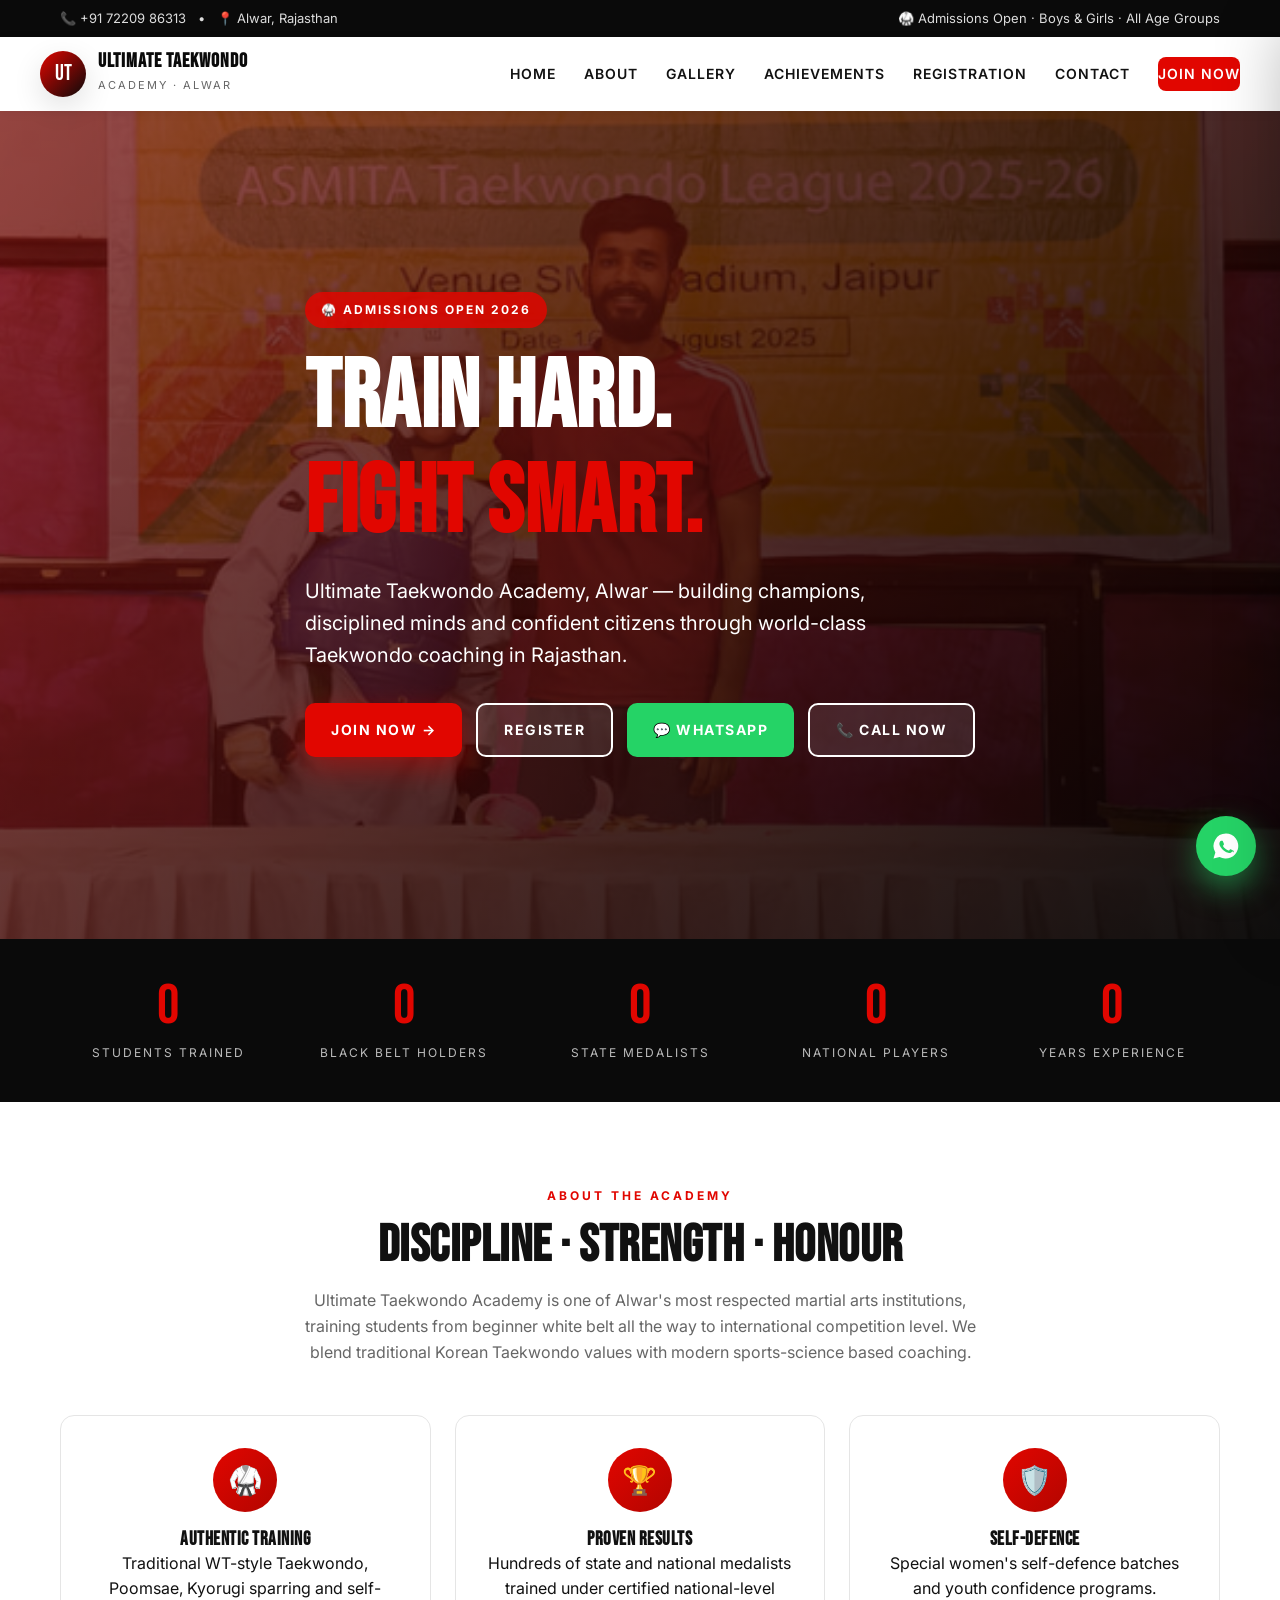
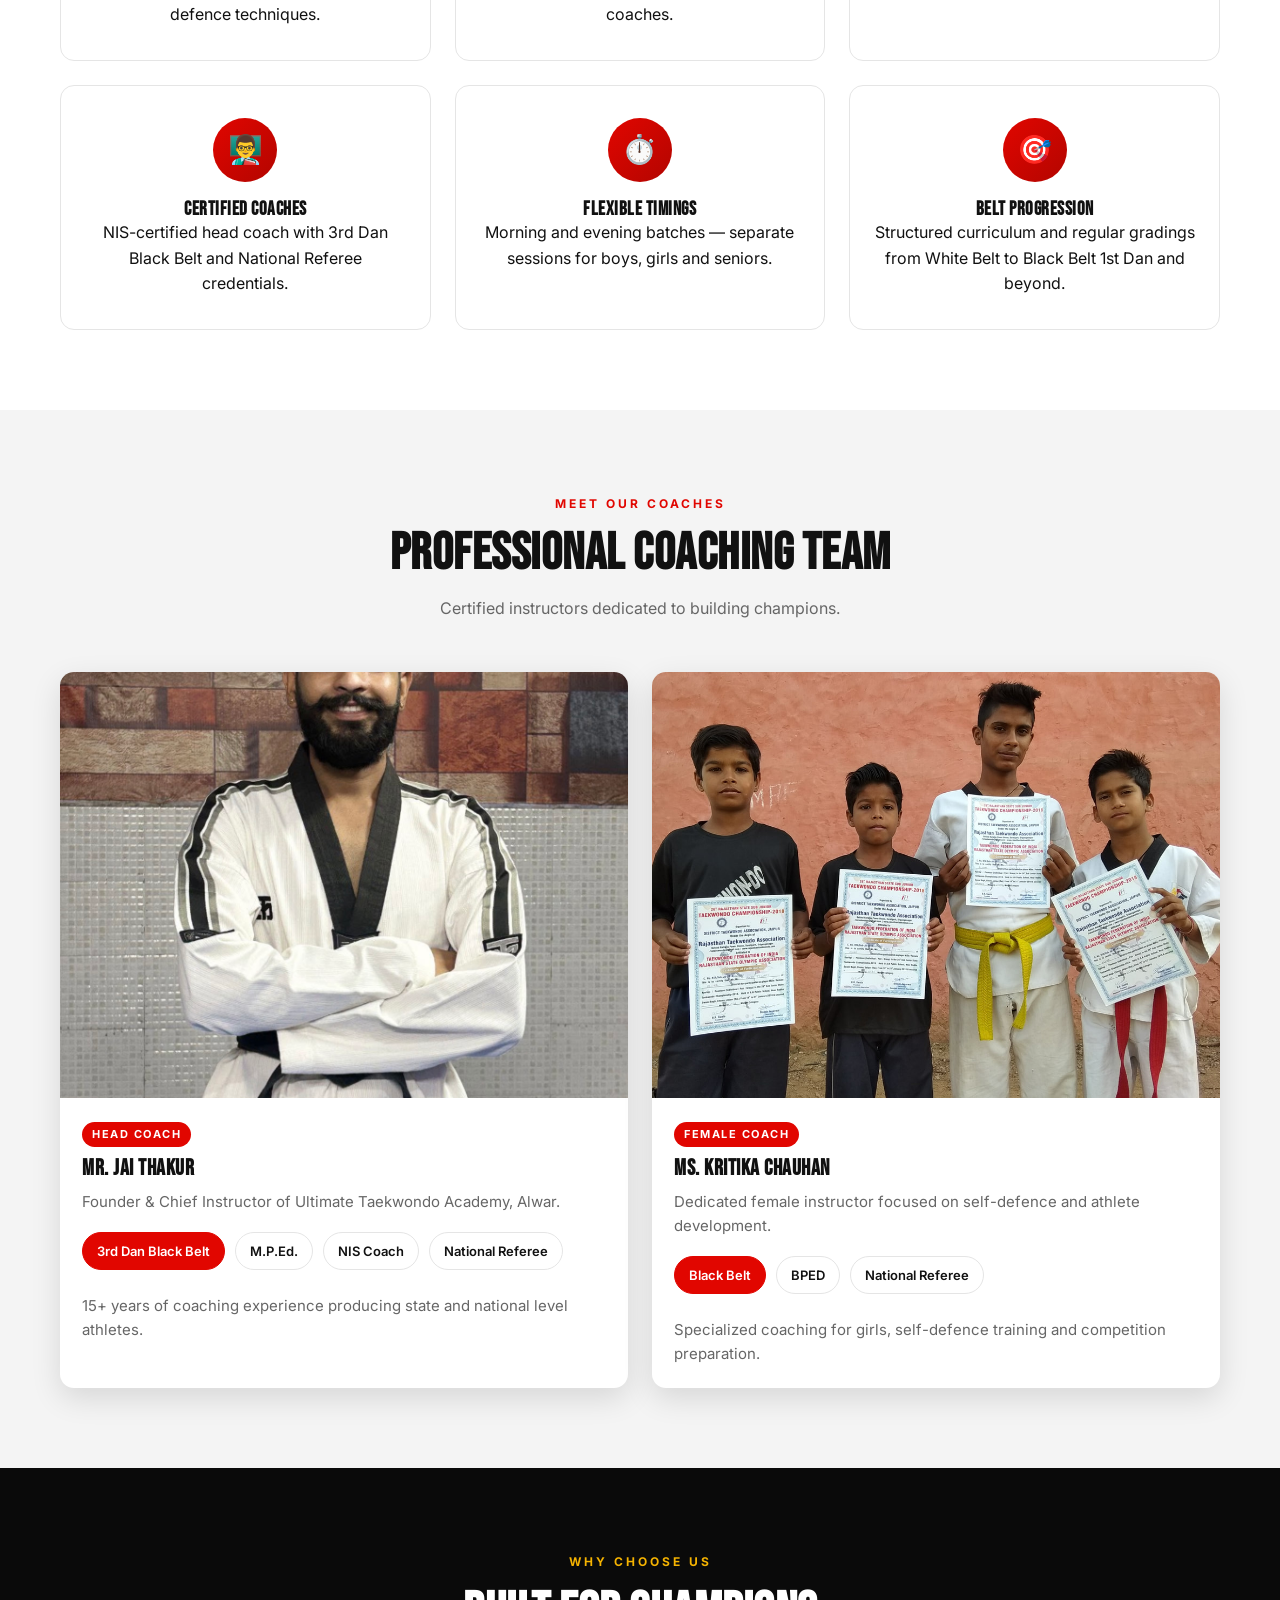
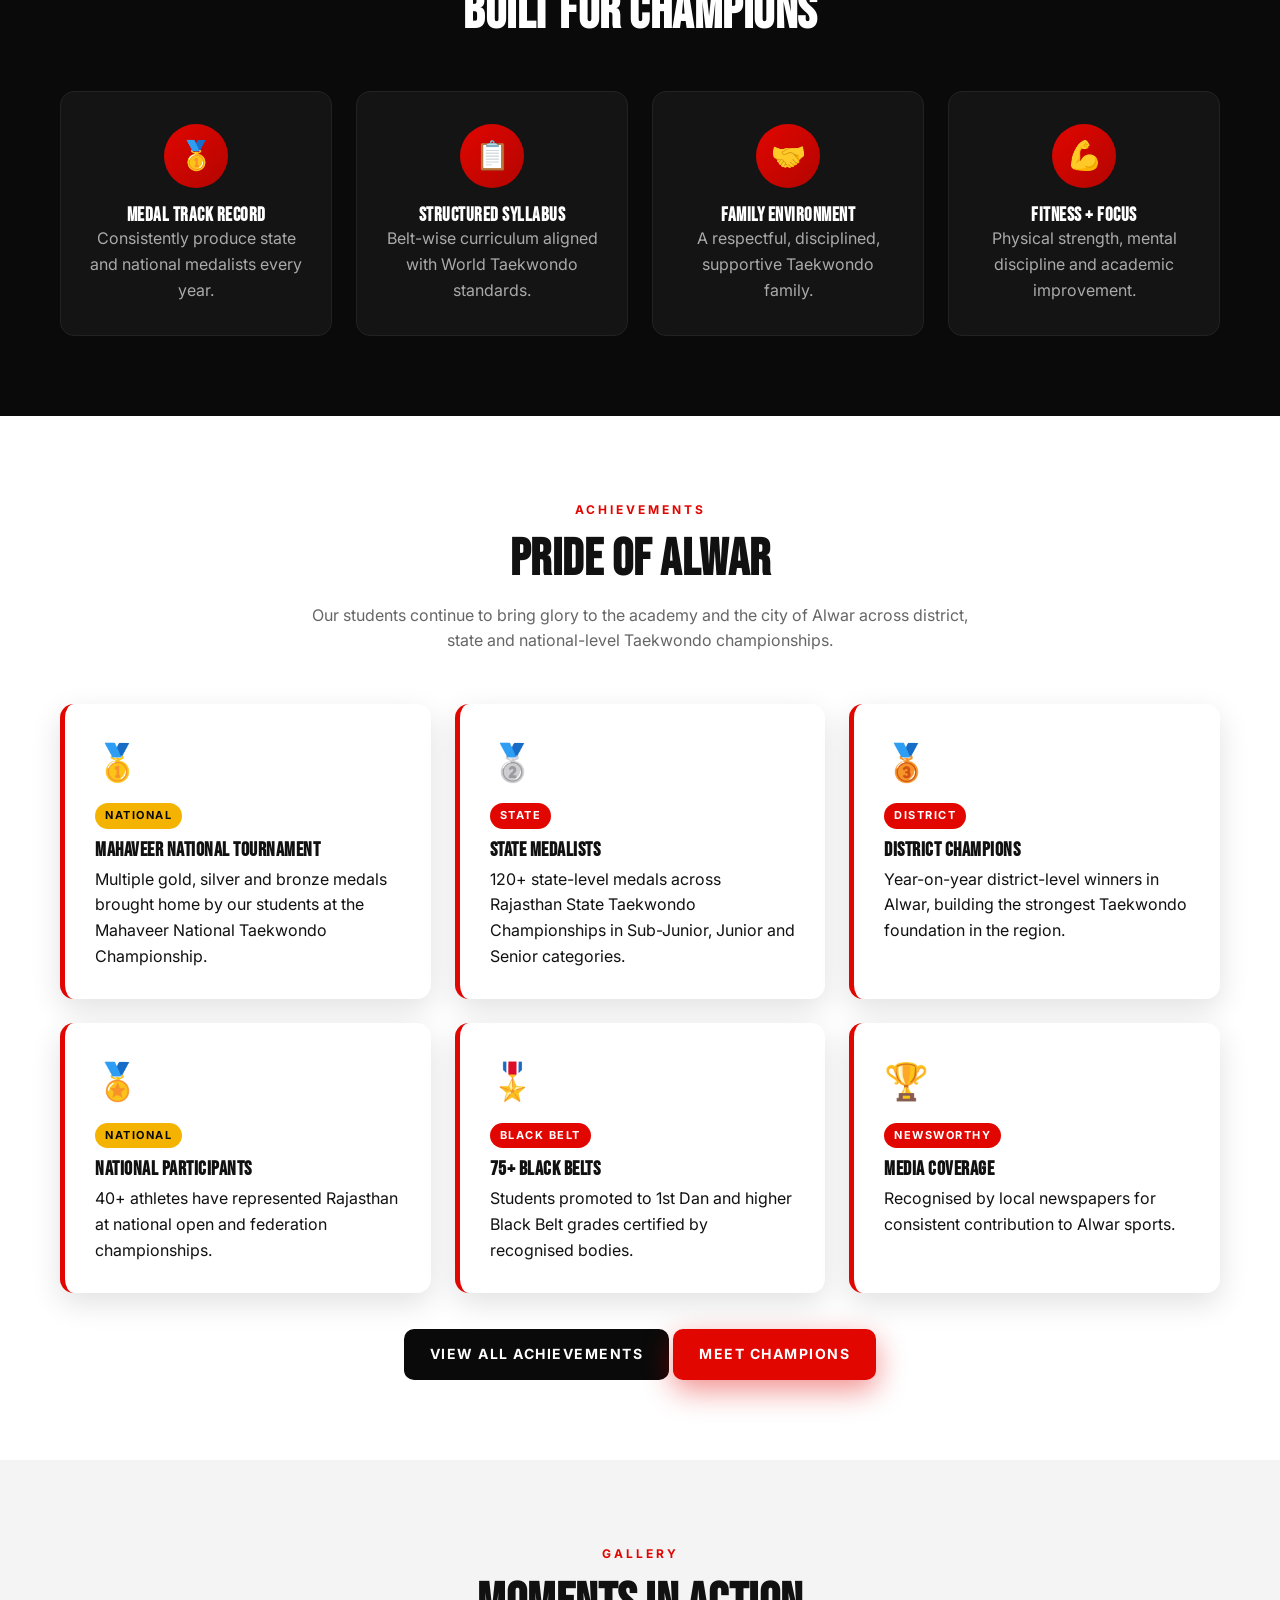
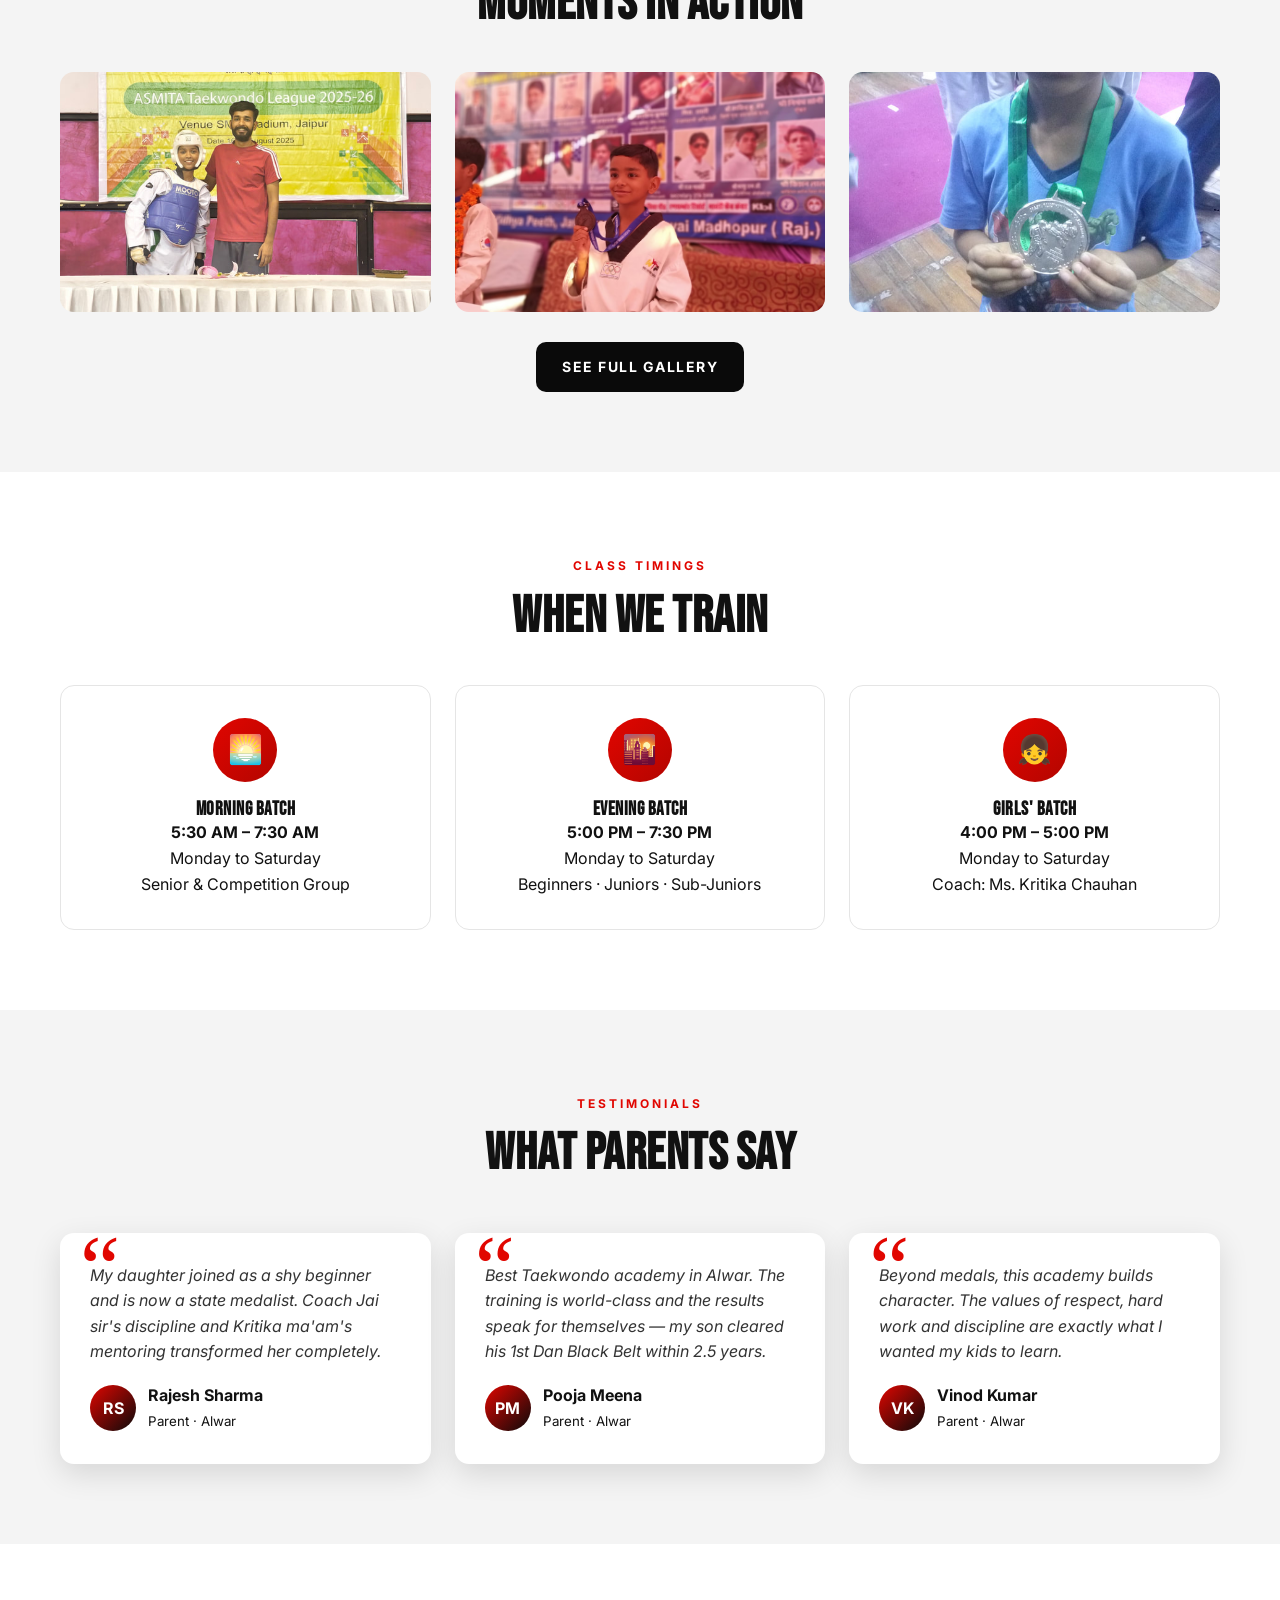
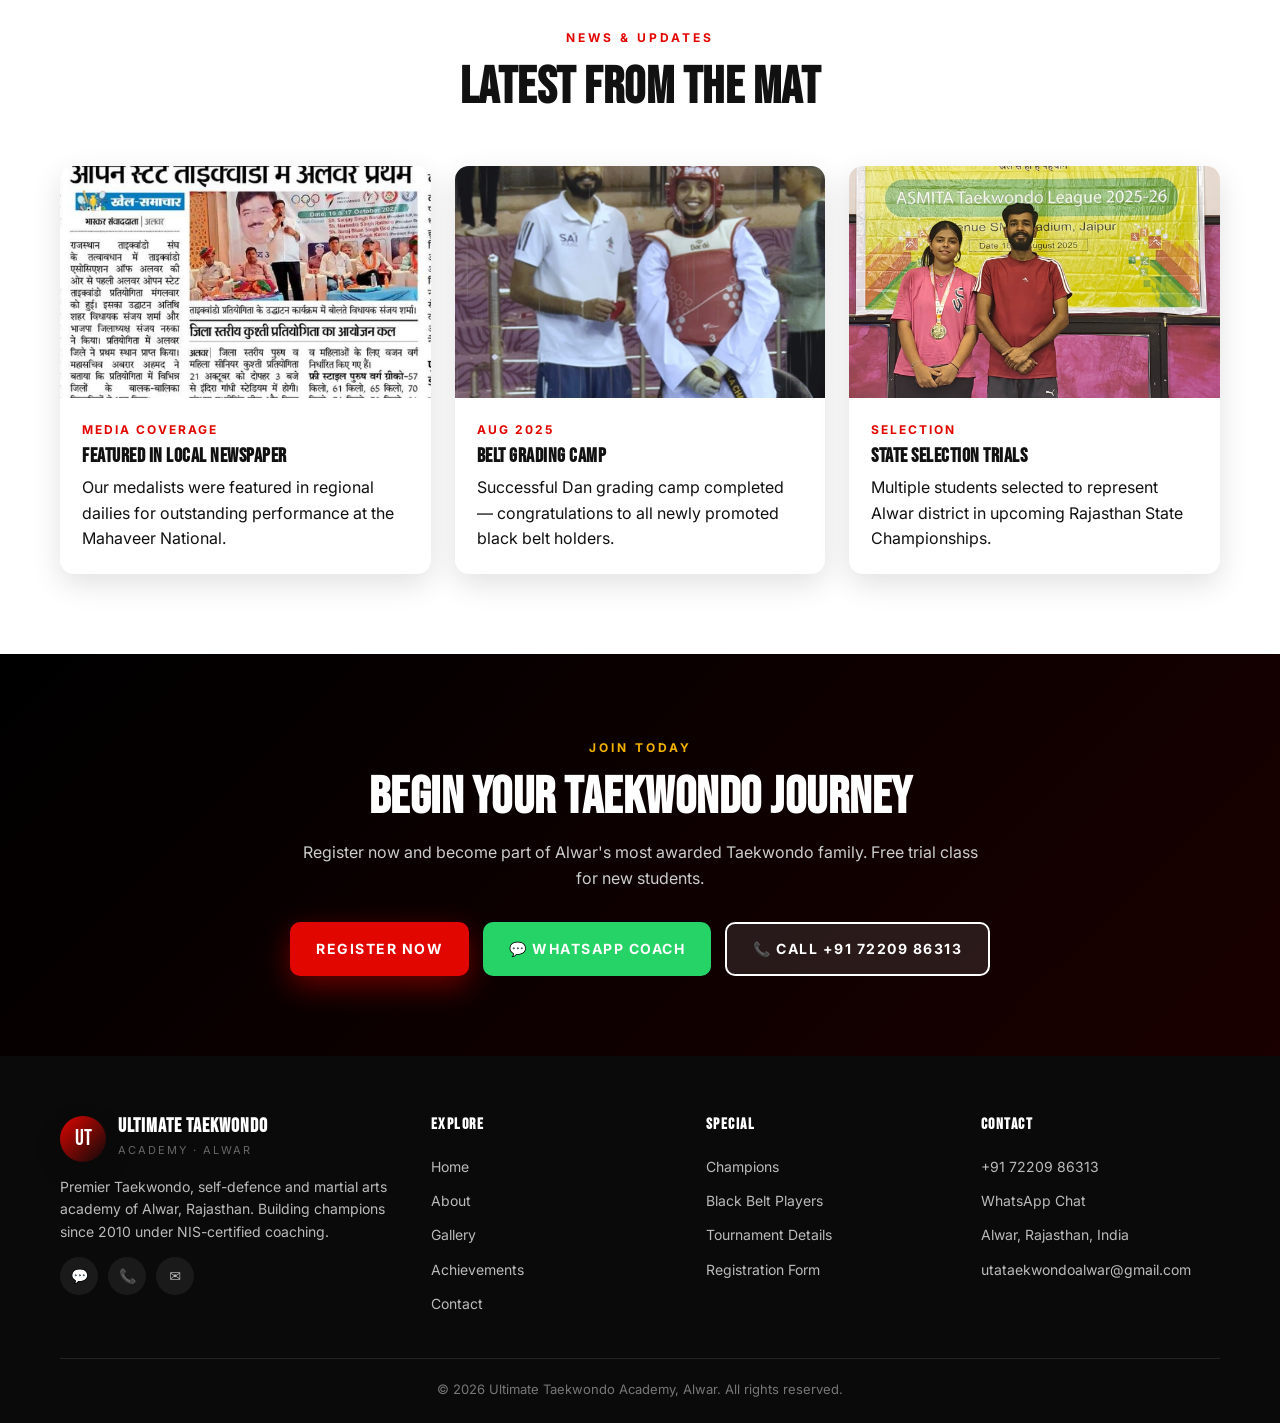
<file: index.html>
<!doctype html>
<html lang="en">
<head>
<meta charset="utf-8" />
<meta name="viewport" content="width=device-width,initial-scale=1" />
<title>Ultimate Taekwondo Academy, Alwar | Best Taekwondo Coaching in Rajasthan</title>
<meta name="description" content="Ultimate Taekwondo Academy, Alwar — premier Taekwondo training, self-defence and martial arts coaching in Rajasthan under Coach Jai Thakur (M.P.Ed., NIS, 3rd Dan Black Belt, National Referee)." />
<meta name="keywords" content="Taekwondo Academy Alwar, Taekwondo Training Rajasthan, Self Defence Classes Alwar, Martial Arts Academy Rajasthan, Taekwondo Coaching Alwar" />
<meta property="og:title" content="Ultimate Taekwondo Academy, Alwar" />
<meta property="og:description" content="Premier Taekwondo training, self-defence and martial arts coaching in Alwar, Rajasthan." />
<meta property="og:image" content="images/group-2025-a.jpg" />
<meta property="og:type" content="website" />
<link rel="canonical" href="./index.html" />
<link rel="preconnect" href="https://fonts.googleapis.com">
<link rel="preconnect" href="https://fonts.gstatic.com" crossorigin>
<link href="https://fonts.googleapis.com/css2?family=Bebas+Neue&family=Inter:wght@400;500;600;700;800&display=swap" rel="stylesheet">
<link rel="stylesheet" href="css/styles.css" />
<script type="application/ld+json">
{"@context":"https://schema.org","@type":"SportsActivityLocation","name":"Ultimate Taekwondo Academy, Alwar","image":"images/group-2025-a.jpg","telephone":"+91-7220986313","address":{"@type":"PostalAddress","addressLocality":"Alwar","addressRegion":"Rajasthan","addressCountry":"IN"},"sport":"Taekwondo"}
</script>
</head>
<body>

<!-- ===== TOP BAR ===== -->
<div class="topbar">
  <div class="container">
    <div>📞 <a href="tel:+917220986313">+91 72209 86313</a> &nbsp; • &nbsp; 📍 Alwar, Rajasthan</div>
    <div>🥋 Admissions Open · Boys & Girls · All Age Groups</div>
  </div>
</div>

<!-- ===== HEADER ===== -->
<header class="header">
  <div class="container nav">
    <a href="index.html" class="brand">
      <div class="brand-mark">UT</div>
      <div class="brand-text"><strong>Ultimate Taekwondo</strong><span>Academy · Alwar</span></div>
    </a>
    <nav class="nav-links">
      <a href="index.html">Home</a>
      <a href="about.html">About</a>
      <a href="gallery.html">Gallery</a>
      <a href="achievements.html">Achievements</a>
      <a href="registration.html">Registration</a>
      <a href="contact.html">Contact</a>
      <a href="registration.html" class="nav-cta">Join Now</a>
    </nav>
    <button class="hamburger" id="hamburger" aria-label="Menu">
      <span></span><span></span><span></span>
    </button>
  </div>
</header>

<!-- ===== MOBILE DRAWER ===== -->
<div class="scrim" id="scrim"></div>
<aside class="drawer" id="drawer" aria-label="Mobile menu">
  <a href="index.html">Home</a>
  <a href="about.html">About</a>
  <a href="gallery.html">Gallery</a>
  <a href="achievements.html">Achievements</a>
  <a href="registration.html">Registration</a>
  <a href="contact.html">Contact</a>
  <div class="group-title">Special Sections</div>
  <a href="champions.html" class="pill">
    <span class="ico"><svg viewBox="0 0 24 24"><path d="M7 4h10v2h3v4a4 4 0 0 1-4 4 6 6 0 0 1-4 3v3h3v2H9v-2h3v-3a6 6 0 0 1-4-3 4 4 0 0 1-4-4V6h3V4zm10 4v2a2 2 0 0 0 2-2V8h-2zM5 8v2a2 2 0 0 0 2-2V8H5z"/></svg></span>
    Champions
  </a>
  <a href="black-belts.html" class="pill">
    <span class="ico"><svg viewBox="0 0 24 24"><path d="M3 12h18v3H3zm2-7h14l-2 4H7L5 5zm0 14h14l-2-3H7l-2 3z"/></svg></span>
    Black Belt Players
  </a>
  <a href="tournaments.html" class="pill">
    <span class="ico"><svg viewBox="0 0 24 24"><path d="M12 2l2.4 5 5.6.8-4 4 1 5.6L12 14.8 7 17.4l1-5.6-4-4 5.6-.8L12 2z"/></svg></span>
    Tournament Details
  </a>
  <div class="group-title">Quick Actions</div>
  <a href="https://wa.me/917220986313" class="pill" target="_blank">
    <span class="ico"><svg viewBox="0 0 24 24"><path d="M12 2a10 10 0 0 0-8.5 15.2L2 22l4.9-1.3A10 10 0 1 0 12 2zm5.1 14.2c-.2.6-1.2 1.2-1.7 1.3-.4.1-1 .1-1.6-.1-.4-.1-.9-.3-1.5-.5-2.7-1.2-4.4-3.9-4.5-4-.1-.2-1.1-1.4-1.1-2.7s.7-1.9 1-2.2c.2-.2.5-.3.7-.3h.5c.2 0 .4 0 .6.5l.8 2c.1.2.1.4 0 .6l-.3.5-.3.3c-.1.1-.2.3 0 .5.2.4.9 1.3 1.8 2.1 1.2.9 2.1 1.2 2.5 1.4.2.1.4.1.5-.1l.6-.8c.2-.2.4-.2.6-.1l1.9.9c.3.1.4.2.5.3.1.2.1.7-.1 1.3z"/></svg></span>
    WhatsApp
  </a>
</aside>

<!-- ===== HERO ===== -->
<section class="hero">
  <div class="container">
    <span class="hero-tag">🥋 Admissions Open 2026</span>
    <h1>Train Hard.<br><span>Fight Smart.</span></h1>
    <p class="lead">Ultimate Taekwondo Academy, Alwar — building champions, disciplined minds and confident citizens through world-class Taekwondo coaching in Rajasthan.</p>
    <div class="hero-cta">
      <a href="registration.html" class="btn btn-primary">Join Now →</a>
      <a href="registration.html" class="btn btn-ghost">Register</a>
      <a href="https://wa.me/917220986313" target="_blank" class="btn btn-wa">💬 WhatsApp</a>
      <a href="tel:+917220986313" class="btn btn-ghost">📞 Call Now</a>
    </div>
  </div>
</section>

<!-- ===== STATS ===== -->
<section class="stats">
  <div class="container stats-grid">
    <div><div class="stat-num" data-count="500" data-suffix="+">0</div><div class="stat-label">Students Trained</div></div>
    <div><div class="stat-num" data-count="75" data-suffix="+">0</div><div class="stat-label">Black Belt Holders</div></div>
    <div><div class="stat-num" data-count="120" data-suffix="+">0</div><div class="stat-label">State Medalists</div></div>
    <div><div class="stat-num" data-count="40" data-suffix="+">0</div><div class="stat-label">National Players</div></div>
    <div><div class="stat-num" data-count="15" data-suffix="+">0</div><div class="stat-label">Years Experience</div></div>
  </div>
</section>

<!-- ===== ABOUT ACADEMY ===== -->
<section class="section">
  <div class="container">
    <div class="center reveal">
      <span class="eyebrow">About the Academy</span>
      <h2 class="section-title">Discipline · Strength · Honour</h2>
      <p class="section-sub">Ultimate Taekwondo Academy is one of Alwar's most respected martial arts institutions, training students from beginner white belt all the way to international competition level. We blend traditional Korean Taekwondo values with modern sports-science based coaching.</p>
    </div>
    <div class="grid grid-3" style="margin-top:50px">
      <div class="feature reveal"><div class="ico">🥋</div><h3>Authentic Training</h3><p>Traditional WT-style Taekwondo, Poomsae, Kyorugi sparring and self-defence techniques.</p></div>
      <div class="feature reveal"><div class="ico">🏆</div><h3>Proven Results</h3><p>Hundreds of state and national medalists trained under certified national-level coaches.</p></div>
      <div class="feature reveal"><div class="ico">🛡️</div><h3>Self-Defence</h3><p>Special women's self-defence batches and youth confidence programs.</p></div>
      <div class="feature reveal"><div class="ico">👨‍🏫</div><h3>Certified Coaches</h3><p>NIS-certified head coach with 3rd Dan Black Belt and National Referee credentials.</p></div>
      <div class="feature reveal"><div class="ico">⏱️</div><h3>Flexible Timings</h3><p>Morning and evening batches — separate sessions for boys, girls and seniors.</p></div>
      <div class="feature reveal"><div class="ico">🎯</div><h3>Belt Progression</h3><p>Structured curriculum and regular gradings from White Belt to Black Belt 1st Dan and beyond.</p></div>
    </div>
  </div>
</section>

<!-- ===== PREMIUM COACH SECTION ===== -->
<section class="section section-gray">
<div class="container">

<div class="center" style="margin-bottom:50px">
<span class="eyebrow">Meet Our Coaches</span>
<h2 class="section-title">Professional Coaching Team</h2>
<p class="section-sub">
Certified instructors dedicated to building champions.
</p>
</div>

<div class="grid grid-2">

<div class="card">
<img src="images/jai-thakur.jpg" class="card-img">

<div class="card-body">
<span class="badge">HEAD COACH</span>

<h3>MR. JAI THAKUR</h3>

<p>
Founder & Chief Instructor of Ultimate Taekwondo Academy, Alwar.
</p>

<div class="creds">
<span class="cred red">3rd Dan Black Belt</span>
<span class="cred">M.P.Ed.</span>
<span class="cred">NIS Coach</span>
<span class="cred">National Referee</span>
</div>

<p>
15+ years of coaching experience producing state and national level athletes.
</p>
</div>
</div>

<div class="card">
<img src="images/team-2018-b.jpg" class="card-img">

<div class="card-body">
<span class="badge">FEMALE COACH</span>

<h3>MS. KRITIKA CHAUHAN</h3>

<p>
Dedicated female instructor focused on self-defence and athlete development.
</p>

<div class="creds">
<span class="cred red">Black Belt</span>
<span class="cred">BPED</span>
<span class="cred">National Referee</span>
</div>

<p>
Specialized coaching for girls, self-defence training and competition preparation.
</p>
</div>
</div>

</div>

</div>
</section>

<!-- ===== WHY CHOOSE US ===== -->
<section class="section section-dark">
  <div class="container">
    <div class="center reveal">
      <span class="eyebrow" style="color:var(--gold)">Why Choose Us</span>
      <h2 class="section-title">Built For Champions</h2>
    </div>
    <div class="grid grid-4" style="margin-top:50px">
      <div class="feature reveal" style="background:#141414;border-color:#222;color:#fff"><div class="ico">🥇</div><h3 style="color:#fff">Medal Track Record</h3><p style="color:#aaa">Consistently produce state and national medalists every year.</p></div>
      <div class="feature reveal" style="background:#141414;border-color:#222;color:#fff"><div class="ico">📋</div><h3 style="color:#fff">Structured Syllabus</h3><p style="color:#aaa">Belt-wise curriculum aligned with World Taekwondo standards.</p></div>
      <div class="feature reveal" style="background:#141414;border-color:#222;color:#fff"><div class="ico">🤝</div><h3 style="color:#fff">Family Environment</h3><p style="color:#aaa">A respectful, disciplined, supportive Taekwondo family.</p></div>
      <div class="feature reveal" style="background:#141414;border-color:#222;color:#fff"><div class="ico">💪</div><h3 style="color:#fff">Fitness + Focus</h3><p style="color:#aaa">Physical strength, mental discipline and academic improvement.</p></div>
    </div>
  </div>
</section>

<!-- ===== ACHIEVEMENTS ===== -->
<section class="section">
  <div class="container">
    <div class="center reveal">
      <span class="eyebrow">Achievements</span>
      <h2 class="section-title">Pride of Alwar</h2>
      <p class="section-sub">Our students continue to bring glory to the academy and the city of Alwar across district, state and national-level Taekwondo championships.</p>
    </div>
    <div class="grid grid-3" style="margin-top:50px">
      <div class="achv-card reveal"><div class="medal">🥇</div><span class="badge badge-gold">National</span><h3>Mahaveer National Tournament</h3><p>Multiple gold, silver and bronze medals brought home by our students at the Mahaveer National Taekwondo Championship.</p></div>
      <div class="achv-card reveal"><div class="medal">🥈</div><span class="badge">State</span><h3>State Medalists</h3><p>120+ state-level medals across Rajasthan State Taekwondo Championships in Sub-Junior, Junior and Senior categories.</p></div>
      <div class="achv-card reveal"><div class="medal">🥉</div><span class="badge">District</span><h3>District Champions</h3><p>Year-on-year district-level winners in Alwar, building the strongest Taekwondo foundation in the region.</p></div>
      <div class="achv-card reveal"><div class="medal">🏅</div><span class="badge badge-gold">National</span><h3>National Participants</h3><p>40+ athletes have represented Rajasthan at national open and federation championships.</p></div>
      <div class="achv-card reveal"><div class="medal">🎖️</div><span class="badge">Black Belt</span><h3>75+ Black Belts</h3><p>Students promoted to 1st Dan and higher Black Belt grades certified by recognised bodies.</p></div>
      <div class="achv-card reveal"><div class="medal">🏆</div><span class="badge">Newsworthy</span><h3>Media Coverage</h3><p>Recognised by local newspapers for consistent contribution to Alwar sports.</p></div>
    </div>
    <div class="center" style="margin-top:36px">
      <a href="achievements.html" class="btn btn-dark">View All Achievements</a>
      <a href="champions.html" class="btn btn-primary">Meet Champions</a>
    </div>
  </div>
</section>

<!-- ===== GALLERY PREVIEW ===== -->
<section class="section section-gray">
  <div class="container">
    <div class="center reveal">
      <span class="eyebrow">Gallery</span>
      <h2 class="section-title">Moments in Action</h2>
    </div>
    <div class="grid grid-3 reveal" style="margin-top:40px">
      <img src="images/group-2025-a.jpg" alt="Academy group" style="border-radius:14px;height:240px;object-fit:cover;width:100%" loading="lazy"/>
      <img src="images/tournament-2018-a.jpg" alt="Tournament" style="border-radius:14px;height:240px;object-fit:cover;width:100%" loading="lazy"/>
      <img src="images/medalist-2018-a.jpg" alt="Medalists" style="border-radius:14px;height:240px;object-fit:cover;width:100%" loading="lazy"/>
    </div>
    <div class="center" style="margin-top:30px"><a href="gallery.html" class="btn btn-dark">See Full Gallery</a></div>
  </div>
</section>

<!-- ===== CLASS TIMINGS ===== -->
<section class="section">
  <div class="container">
    <div class="center reveal">
      <span class="eyebrow">Class Timings</span>
      <h2 class="section-title">When We Train</h2>
    </div>
    <div class="grid grid-3" style="margin-top:40px">
      <div class="feature reveal"><div class="ico">🌅</div><h3>Morning Batch</h3><p><strong>5:30 AM – 7:30 AM</strong><br>Monday to Saturday<br>Senior &amp; Competition Group</p></div>
      <div class="feature reveal"><div class="ico">🌇</div><h3>Evening Batch</h3><p><strong>5:00 PM – 7:30 PM</strong><br>Monday to Saturday<br>Beginners · Juniors · Sub-Juniors</p></div>
      <div class="feature reveal"><div class="ico">👧</div><h3>Girls' Batch</h3><p><strong>4:00 PM – 5:00 PM</strong><br>Monday to Saturday<br>Coach: Ms. Kritika Chauhan</p></div>
    </div>
  </div>
</section>

<!-- ===== TESTIMONIALS ===== -->
<section class="section section-gray">
  <div class="container">
    <div class="center reveal">
      <span class="eyebrow">Testimonials</span>
      <h2 class="section-title">What Parents Say</h2>
    </div>
    <div class="grid grid-3" style="margin-top:50px">
      <div class="testimonial reveal"><p>My daughter joined as a shy beginner and is now a state medalist. Coach Jai sir's discipline and Kritika ma'am's mentoring transformed her completely.</p><div class="who"><div class="av">RS</div><div><strong>Rajesh Sharma</strong><br><small>Parent · Alwar</small></div></div></div>
      <div class="testimonial reveal"><p>Best Taekwondo academy in Alwar. The training is world-class and the results speak for themselves — my son cleared his 1st Dan Black Belt within 2.5 years.</p><div class="who"><div class="av">PM</div><div><strong>Pooja Meena</strong><br><small>Parent · Alwar</small></div></div></div>
      <div class="testimonial reveal"><p>Beyond medals, this academy builds character. The values of respect, hard work and discipline are exactly what I wanted my kids to learn.</p><div class="who"><div class="av">VK</div><div><strong>Vinod Kumar</strong><br><small>Parent · Alwar</small></div></div></div>
    </div>
  </div>
</section>

<!-- ===== LATEST NEWS ===== -->
<section class="section">
  <div class="container">
    <div class="center reveal">
      <span class="eyebrow">News &amp; Updates</span>
      <h2 class="section-title">Latest from the Mat</h2>
    </div>
    <div class="grid grid-3" style="margin-top:50px">
      <article class="news-card reveal"><img src="images/news-clipping.jpg" alt="Newspaper coverage" loading="lazy"/><div class="body"><div class="date">Media Coverage</div><h3 style="margin:6px 0 8px;font-size:20px">Featured in Local Newspaper</h3><p>Our medalists were featured in regional dailies for outstanding performance at the Mahaveer National.</p></div></article>
      <article class="news-card reveal"><img src="images/recent-2025.webp" alt="Recent training" loading="lazy"/><div class="body"><div class="date">Aug 2025</div><h3 style="margin:6px 0 8px;font-size:20px">Belt Grading Camp</h3><p>Successful Dan grading camp completed — congratulations to all newly promoted black belt holders.</p></div></article>
      <article class="news-card reveal"><img src="images/group-2025-b.jpg" alt="Selection trial" loading="lazy"/><div class="body"><div class="date">Selection</div><h3 style="margin:6px 0 8px;font-size:20px">State Selection Trials</h3><p>Multiple students selected to represent Alwar district in upcoming Rajasthan State Championships.</p></div></article>
    </div>
  </div>
</section>

<!-- ===== REGISTRATION CTA ===== -->
<section class="section section-dark" style="background:linear-gradient(135deg,#000,#1a0000)">
  <div class="container center reveal">
    <span class="eyebrow" style="color:var(--gold)">Join Today</span>
    <h2 class="section-title">Begin Your Taekwondo Journey</h2>
    <p class="section-sub" style="color:#ccc">Register now and become part of Alwar's most awarded Taekwondo family. Free trial class for new students.</p>
    <div style="margin-top:30px;display:flex;gap:14px;flex-wrap:wrap;justify-content:center">
      <a href="registration.html" class="btn btn-primary">Register Now</a>
      <a href="https://wa.me/917220986313?text=Hi,%20I%20want%20to%20join%20Ultimate%20Taekwondo%20Academy" target="_blank" class="btn btn-wa">💬 WhatsApp Coach</a>
      <a href="tel:+917220986313" class="btn btn-ghost">📞 Call +91 72209 86313</a>
    </div>
  </div>
</section>

<!-- ===== FOOTER ===== -->
<footer class="footer">
  <div class="container">
    <div class="footer-grid">
      <div>
        <div class="brand" style="margin-bottom:14px">
          <div class="brand-mark">UT</div>
          <div class="brand-text"><strong style="color:#fff">Ultimate Taekwondo</strong><span>Academy · Alwar</span></div>
        </div>
        <p style="font-size:14px">Premier Taekwondo, self-defence and martial arts academy of Alwar, Rajasthan. Building champions since 2010 under NIS-certified coaching.</p>
        <div class="social">
          <a href="https://wa.me/917220986313" aria-label="WhatsApp" target="_blank">💬</a>
          <a href="tel:+917220986313" aria-label="Call">📞</a>
          <a href="mailto:utataekwondoalwar@gmail.com" aria-label="Email">✉️</a>
        </div>
      </div>
      <div>
        <h4>Explore</h4>
        <a href="index.html">Home</a>
        <a href="about.html">About</a>
        <a href="gallery.html">Gallery</a>
        <a href="achievements.html">Achievements</a>
        <a href="contact.html">Contact</a>
      </div>
      <div>
        <h4>Special</h4>
        <a href="champions.html">Champions</a>
        <a href="black-belts.html">Black Belt Players</a>
        <a href="tournaments.html">Tournament Details</a>
        <a href="registration.html">Registration Form</a>
      </div>
      <div>
        <h4>Contact</h4>
        <a href="tel:+917220986313">+91 72209 86313</a>
        <a href="https://wa.me/917220986313" target="_blank">WhatsApp Chat</a>
        <a>Alwar, Rajasthan, India</a>
        <a href="mailto:utataekwondoalwar@gmail.com">utataekwondoalwar@gmail.com</a>
      </div>
    </div>
    <div class="footer-bottom">© <span id="yr"></span> Ultimate Taekwondo Academy, Alwar. All rights reserved.</div>
  </div>
</footer>

<!-- Floating WhatsApp -->
<a href="https://wa.me/917220986313" target="_blank" class="wa-float" aria-label="Chat on WhatsApp">
  <svg viewBox="0 0 24 24"><path d="M12 2a10 10 0 0 0-8.5 15.2L2 22l4.9-1.3A10 10 0 1 0 12 2zm5.1 14.2c-.2.6-1.2 1.2-1.7 1.3-.4.1-1 .1-1.6-.1-.4-.1-.9-.3-1.5-.5-2.7-1.2-4.4-3.9-4.5-4-.1-.2-1.1-1.4-1.1-2.7s.7-1.9 1-2.2c.2-.2.5-.3.7-.3h.5c.2 0 .4 0 .6.5l.8 2c.1.2.1.4 0 .6l-.3.5-.3.3c-.1.1-.2.3 0 .5.2.4.9 1.3 1.8 2.1 1.2.9 2.1 1.2 2.5 1.4.2.1.4.1.5-.1l.6-.8c.2-.2.4-.2.6-.1l1.9.9c.3.1.4.2.5.3.1.2.1.7-.1 1.3z"/></svg>
</a>

<div class="lightbox" id="lightbox"><button class="lightbox-close">×</button><img id="lightbox-img" alt=""/></div>

<script>document.getElementById('yr').textContent=new Date().getFullYear();</script>
<script src="js/main.js" defer></script>
</body>
</html>
</file>
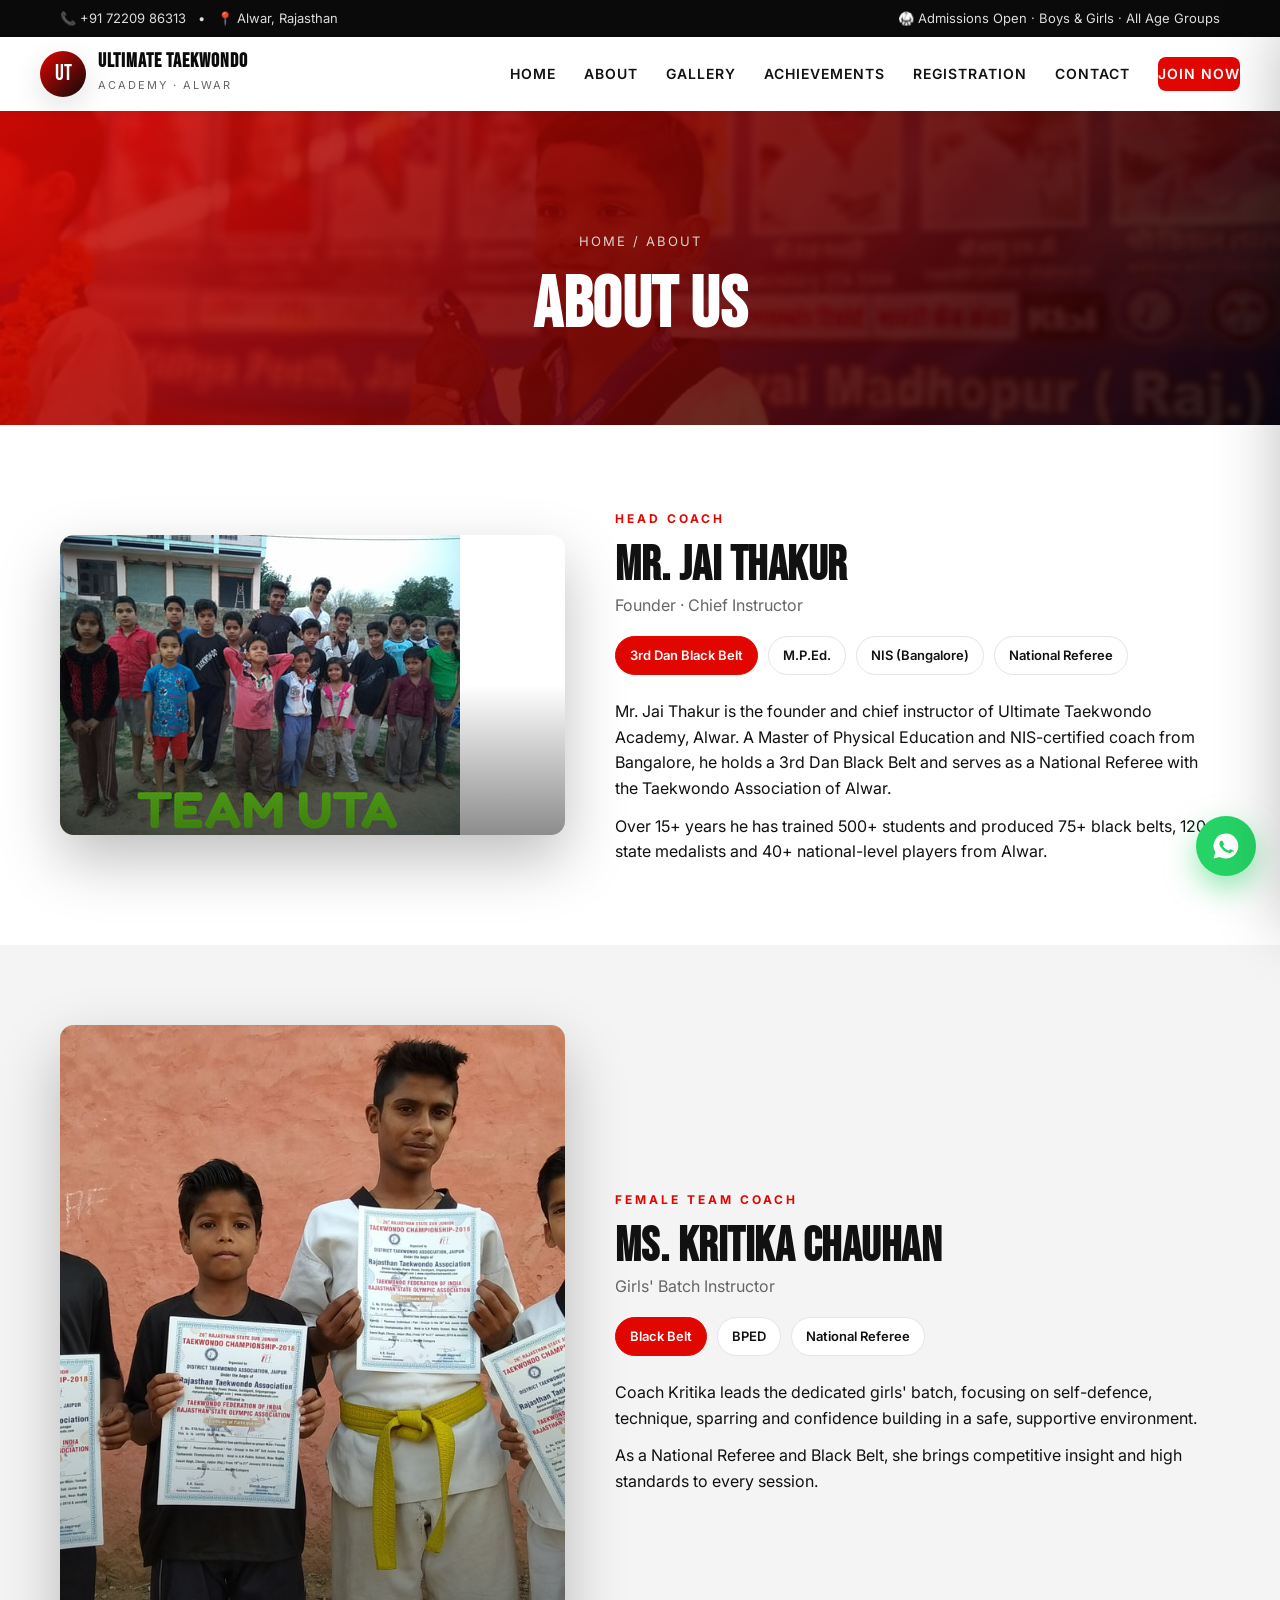
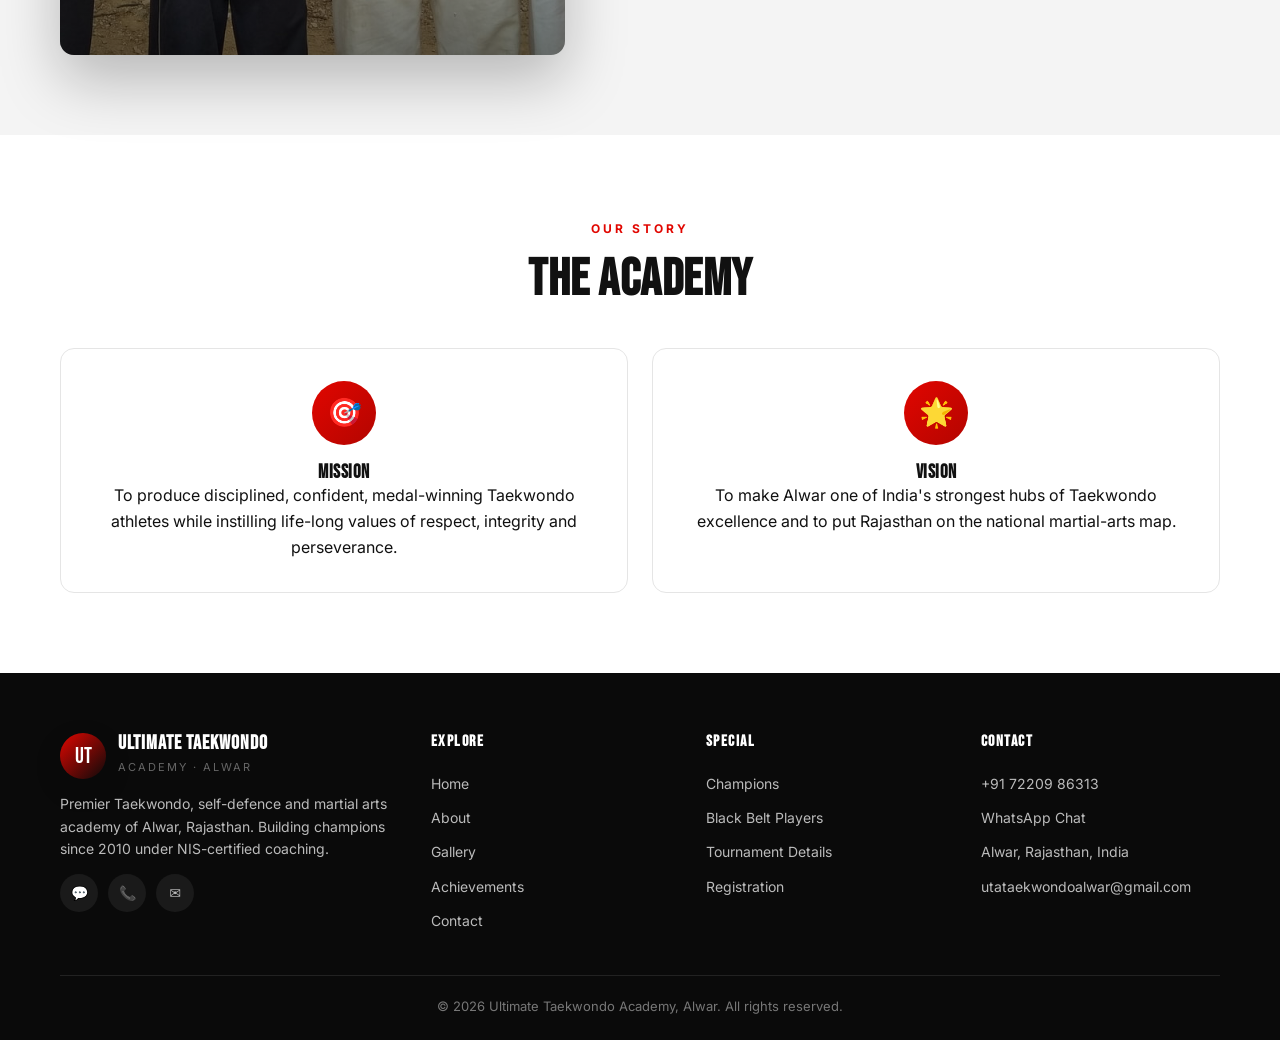
<file: about.html>
<!doctype html>
<html lang="en">
<head>
<meta charset="utf-8" />
<meta name="viewport" content="width=device-width,initial-scale=1" />
<title>About Coach &amp; Academy | Ultimate Taekwondo Academy, Alwar</title>
<meta name="description" content="Coach Jai Thakur — M.P.Ed., NIS, 3rd Dan Black Belt, National Referee. Female coach Kritika Chauhan — BPED, Black Belt, National Referee." />
<meta property="og:title" content="About Coach &amp; Academy | Ultimate Taekwondo Academy, Alwar" />
<meta property="og:description" content="Coach Jai Thakur — M.P.Ed., NIS, 3rd Dan Black Belt, National Referee. Female coach Kritika Chauhan — BPED, Black Belt, National Referee." />
<meta property="og:image" content="images/group-2025-a.jpg" />
<link rel="canonical" href="./about.html" />
<link rel="preconnect" href="https://fonts.googleapis.com">
<link rel="preconnect" href="https://fonts.gstatic.com" crossorigin>
<link href="https://fonts.googleapis.com/css2?family=Bebas+Neue&family=Inter:wght@400;500;600;700;800&display=swap" rel="stylesheet">
<link rel="stylesheet" href="css/styles.css" />
</head>
<body>
<div class="topbar"><div class="container"><div>📞 <a href="tel:+917220986313">+91 72209 86313</a> &nbsp; • &nbsp; 📍 Alwar, Rajasthan</div><div>🥋 Admissions Open · Boys &amp; Girls · All Age Groups</div></div></div>
<header class="header"><div class="container nav">
  <a href="index.html" class="brand"><div class="brand-mark">UT</div><div class="brand-text"><strong>Ultimate Taekwondo</strong><span>Academy · Alwar</span></div></a>
  <nav class="nav-links">
    <a href="index.html">Home</a><a href="about.html">About</a><a href="gallery.html">Gallery</a>
    <a href="achievements.html">Achievements</a><a href="registration.html">Registration</a><a href="contact.html">Contact</a>
    <a href="registration.html" class="nav-cta">Join Now</a>
  </nav>
  <button class="hamburger" id="hamburger" aria-label="Menu"><span></span><span></span><span></span></button>
</div></header>
<div class="scrim" id="scrim"></div>
<aside class="drawer" id="drawer">
  <a href="index.html">Home</a><a href="about.html">About</a><a href="gallery.html">Gallery</a>
  <a href="achievements.html">Achievements</a><a href="registration.html">Registration</a><a href="contact.html">Contact</a>
  <div class="group-title">Special Sections</div>
  <a href="champions.html" class="pill"><span class="ico">🏆</span>Champions</a>
  <a href="black-belts.html" class="pill"><span class="ico">🥋</span>Black Belt Players</a>
  <a href="tournaments.html" class="pill"><span class="ico">🏅</span>Tournament Details</a>
  <div class="group-title">Quick Actions</div>
  <a href="https://wa.me/917220986313" class="pill" target="_blank"><span class="ico">💬</span>WhatsApp</a>
  <a href="tel:+917220986313" class="pill"><span class="ico">📞</span>Call Now</a>
</aside>
<section class="page-hero"><div class="container">
      <div class="crumb"><a href="index.html">Home</a> / About</div>
      <h1 style="margin-top:14px">About Us</h1>
    </div></section>
<section class="section"><div class="container">
  <div class="coach">
    <div class="coach-photo reveal"><img src="images/team-2018-a.jpg" alt="Coach Jai Thakur" loading="lazy"></div>
    <div class="reveal"><span class="eyebrow">Head Coach</span><h2>Mr. Jai Thakur</h2>
      <p style="color:var(--muted)">Founder · Chief Instructor</p>
      <div class="creds"><span class="cred red">3rd Dan Black Belt</span><span class="cred">M.P.Ed.</span><span class="cred">NIS (Bangalore)</span><span class="cred">National Referee</span></div>
      <p>Mr. Jai Thakur is the founder and chief instructor of Ultimate Taekwondo Academy, Alwar. A Master of Physical Education and NIS-certified coach from Bangalore, he holds a 3rd Dan Black Belt and serves as a National Referee with the Taekwondo Association of Alwar.</p>
      <p style="margin-top:12px">Over 15+ years he has trained 500+ students and produced 75+ black belts, 120+ state medalists and 40+ national-level players from Alwar.</p>
    </div>
  </div>
</div></section>
<section class="section section-gray"><div class="container">
  <div class="coach">
    <div class="reveal" style="order:2"><span class="eyebrow">Female Team Coach</span><h2>Ms. Kritika Chauhan</h2>
      <p style="color:var(--muted)">Girls' Batch Instructor</p>
      <div class="creds"><span class="cred red">Black Belt</span><span class="cred">BPED</span><span class="cred">National Referee</span></div>
      <p>Coach Kritika leads the dedicated girls' batch, focusing on self-defence, technique, sparring and confidence building in a safe, supportive environment.</p>
      <p style="margin-top:12px">As a National Referee and Black Belt, she brings competitive insight and high standards to every session.</p>
    </div>
    <div class="coach-photo reveal" style="order:1"><img src="images/team-2018-b.jpg" alt="Coach Kritika Chauhan" loading="lazy"></div>
  </div>
</div></section>
<section class="section"><div class="container">
  <div class="center reveal"><span class="eyebrow">Our Story</span><h2 class="section-title">The Academy</h2></div>
  <div class="grid grid-2" style="margin-top:40px">
    <div class="feature reveal"><div class="ico">🎯</div><h3>Mission</h3><p>To produce disciplined, confident, medal-winning Taekwondo athletes while instilling life-long values of respect, integrity and perseverance.</p></div>
    <div class="feature reveal"><div class="ico">🌟</div><h3>Vision</h3><p>To make Alwar one of India's strongest hubs of Taekwondo excellence and to put Rajasthan on the national martial-arts map.</p></div>
  </div>
</div></section>

<footer class="footer"><div class="container">
  <div class="footer-grid">
    <div>
      <div class="brand" style="margin-bottom:14px"><div class="brand-mark">UT</div><div class="brand-text"><strong style="color:#fff">Ultimate Taekwondo</strong><span>Academy · Alwar</span></div></div>
      <p style="font-size:14px">Premier Taekwondo, self-defence and martial arts academy of Alwar, Rajasthan. Building champions since 2010 under NIS-certified coaching.</p>
      <div class="social"><a href="https://wa.me/917220986313" target="_blank">💬</a><a href="tel:+917220986313">📞</a><a href="mailto:utataekwondoalwar@gmail.com">✉️</a></div>
    </div>
    <div><h4>Explore</h4><a href="index.html">Home</a><a href="about.html">About</a><a href="gallery.html">Gallery</a><a href="achievements.html">Achievements</a><a href="contact.html">Contact</a></div>
    <div><h4>Special</h4><a href="champions.html">Champions</a><a href="black-belts.html">Black Belt Players</a><a href="tournaments.html">Tournament Details</a><a href="registration.html">Registration</a></div>
    <div><h4>Contact</h4><a href="tel:+917220986313">+91 72209 86313</a><a href="https://wa.me/917220986313" target="_blank">WhatsApp Chat</a><a>Alwar, Rajasthan, India</a><a href="mailto:utataekwondoalwar@gmail.com">utataekwondoalwar@gmail.com</a></div>
  </div>
  <div class="footer-bottom">© <span id="yr"></span> Ultimate Taekwondo Academy, Alwar. All rights reserved.</div>
</div></footer>
<a href="https://wa.me/917220986313" target="_blank" class="wa-float" aria-label="WhatsApp">
  <svg viewBox="0 0 24 24"><path d="M12 2a10 10 0 0 0-8.5 15.2L2 22l4.9-1.3A10 10 0 1 0 12 2zm5.1 14.2c-.2.6-1.2 1.2-1.7 1.3-.4.1-1 .1-1.6-.1-.4-.1-.9-.3-1.5-.5-2.7-1.2-4.4-3.9-4.5-4-.1-.2-1.1-1.4-1.1-2.7s.7-1.9 1-2.2c.2-.2.5-.3.7-.3h.5c.2 0 .4 0 .6.5l.8 2c.1.2.1.4 0 .6l-.3.5-.3.3c-.1.1-.2.3 0 .5.2.4.9 1.3 1.8 2.1 1.2.9 2.1 1.2 2.5 1.4.2.1.4.1.5-.1l.6-.8c.2-.2.4-.2.6-.1l1.9.9c.3.1.4.2.5.3.1.2.1.7-.1 1.3z"/></svg>
</a>
<div class="lightbox" id="lightbox"><button class="lightbox-close">×</button><img id="lightbox-img" alt=""/></div>
<script>document.getElementById('yr').textContent=new Date().getFullYear();</script>
<script src="js/main.js" defer></script>
</body></html>
</file>
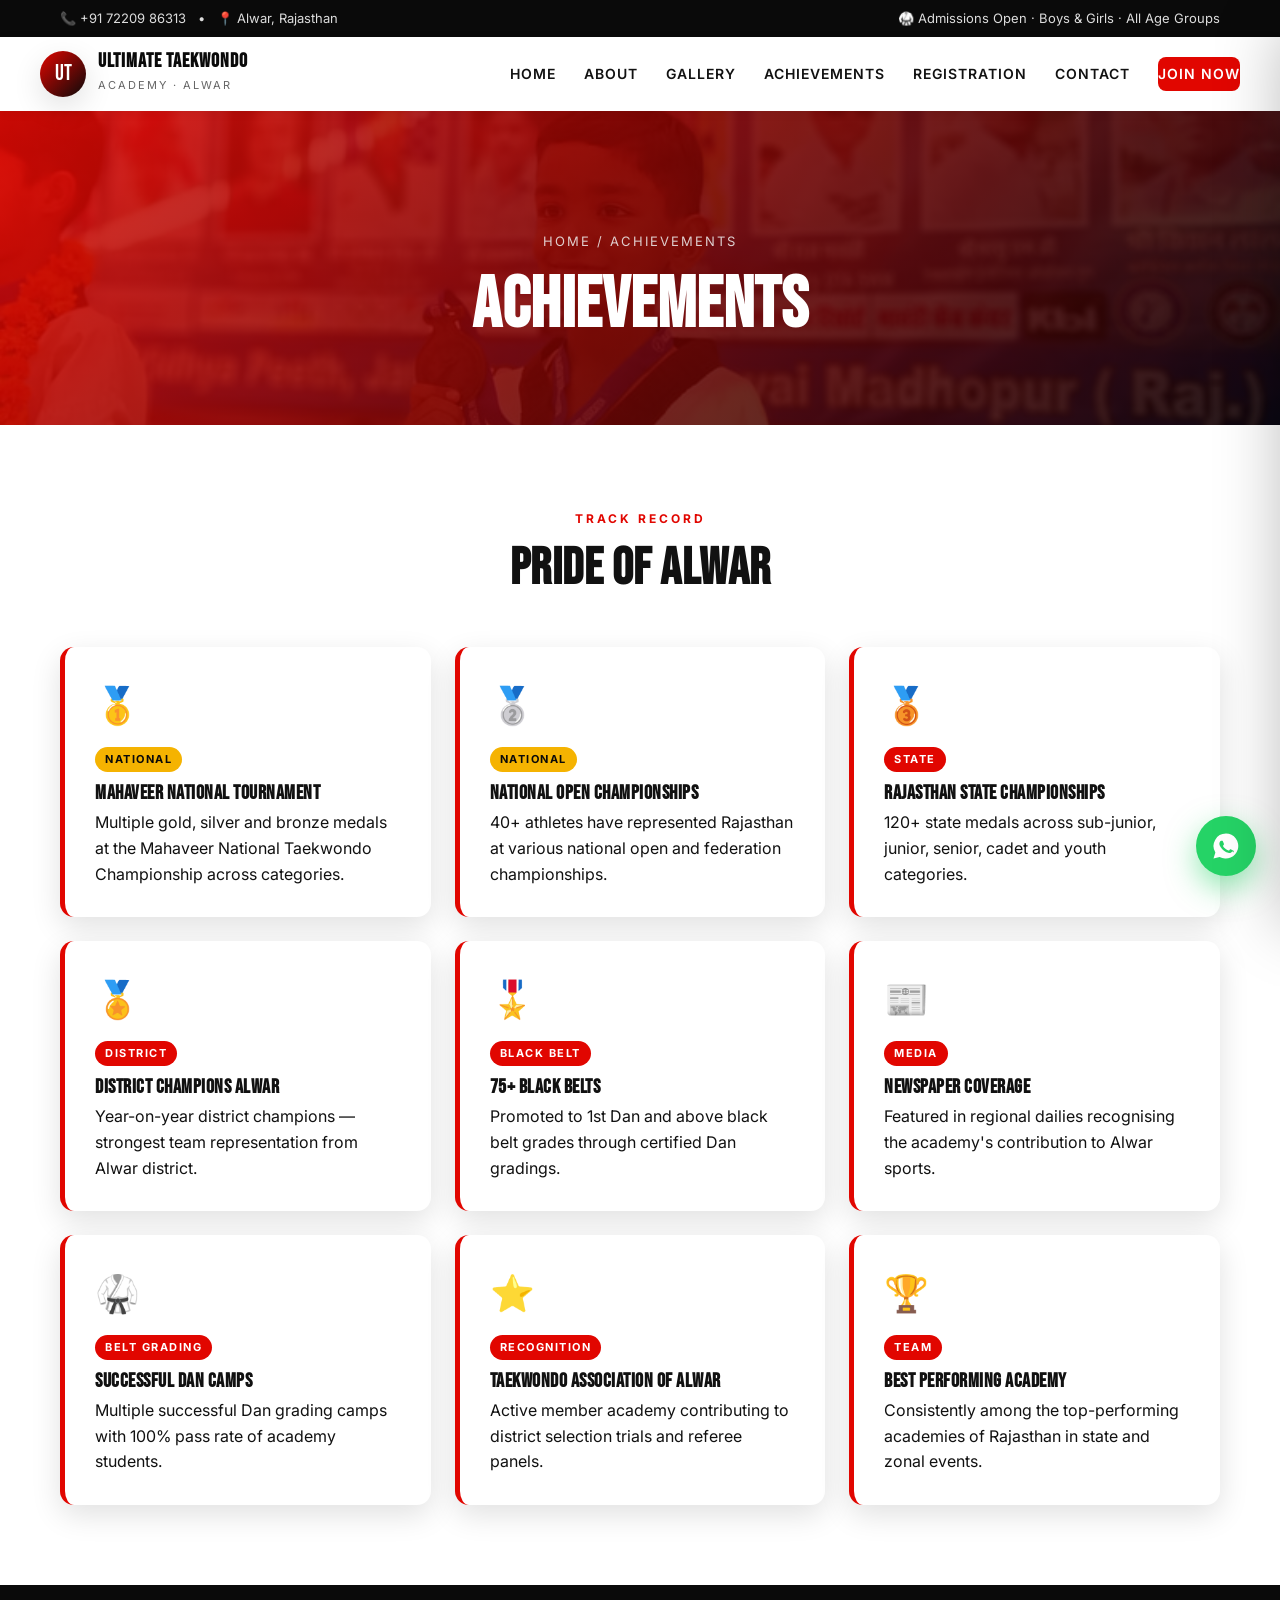
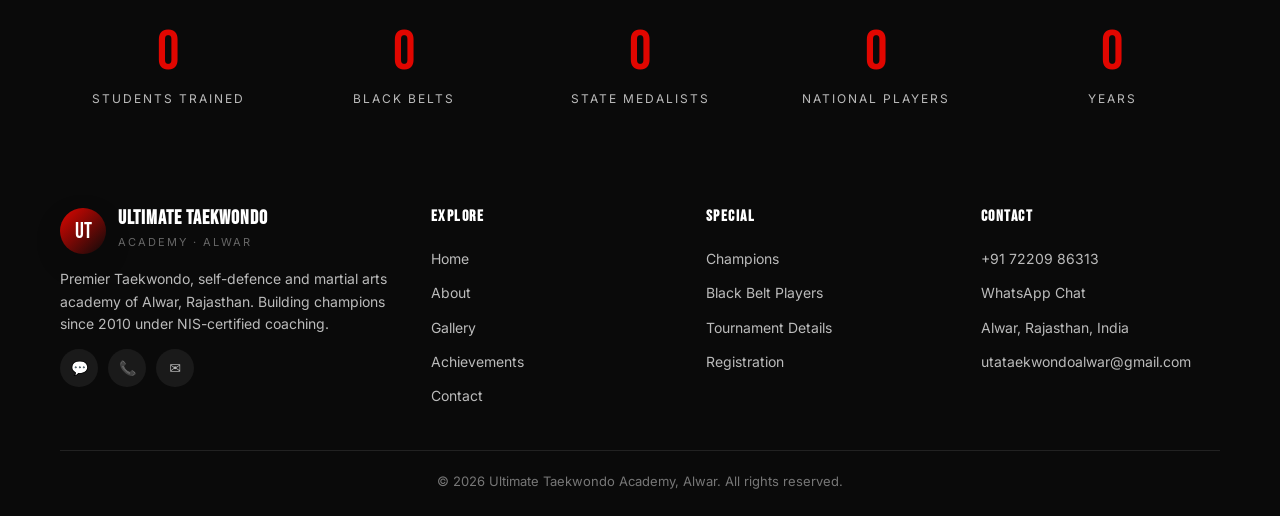
<file: achievements.html>
<!doctype html>
<html lang="en">
<head>
<meta charset="utf-8" />
<meta name="viewport" content="width=device-width,initial-scale=1" />
<title>Achievements | Ultimate Taekwondo Academy, Alwar</title>
<meta name="description" content="Achievements of Ultimate Taekwondo Academy, Alwar — National, State and District medals, Black Belts and championships." />
<meta property="og:title" content="Achievements | Ultimate Taekwondo Academy, Alwar" />
<meta property="og:description" content="Achievements of Ultimate Taekwondo Academy, Alwar — National, State and District medals, Black Belts and championships." />
<meta property="og:image" content="images/group-2025-a.jpg" />
<link rel="canonical" href="./achievements.html" />
<link rel="preconnect" href="https://fonts.googleapis.com">
<link rel="preconnect" href="https://fonts.gstatic.com" crossorigin>
<link href="https://fonts.googleapis.com/css2?family=Bebas+Neue&family=Inter:wght@400;500;600;700;800&display=swap" rel="stylesheet">
<link rel="stylesheet" href="css/styles.css" />
</head>
<body>
<div class="topbar"><div class="container"><div>📞 <a href="tel:+917220986313">+91 72209 86313</a> &nbsp; • &nbsp; 📍 Alwar, Rajasthan</div><div>🥋 Admissions Open · Boys &amp; Girls · All Age Groups</div></div></div>
<header class="header"><div class="container nav">
  <a href="index.html" class="brand"><div class="brand-mark">UT</div><div class="brand-text"><strong>Ultimate Taekwondo</strong><span>Academy · Alwar</span></div></a>
  <nav class="nav-links">
    <a href="index.html">Home</a><a href="about.html">About</a><a href="gallery.html">Gallery</a>
    <a href="achievements.html">Achievements</a><a href="registration.html">Registration</a><a href="contact.html">Contact</a>
    <a href="registration.html" class="nav-cta">Join Now</a>
  </nav>
  <button class="hamburger" id="hamburger" aria-label="Menu"><span></span><span></span><span></span></button>
</div></header>
<div class="scrim" id="scrim"></div>
<aside class="drawer" id="drawer">
  <a href="index.html">Home</a><a href="about.html">About</a><a href="gallery.html">Gallery</a>
  <a href="achievements.html">Achievements</a><a href="registration.html">Registration</a><a href="contact.html">Contact</a>
  <div class="group-title">Special Sections</div>
  <a href="champions.html" class="pill"><span class="ico">🏆</span>Champions</a>
  <a href="black-belts.html" class="pill"><span class="ico">🥋</span>Black Belt Players</a>
  <a href="tournaments.html" class="pill"><span class="ico">🏅</span>Tournament Details</a>
  <div class="group-title">Quick Actions</div>
  <a href="https://wa.me/917220986313" class="pill" target="_blank"><span class="ico">💬</span>WhatsApp</a>
  <a href="tel:+917220986313" class="pill"><span class="ico">📞</span>Call Now</a>
</aside>
<section class="page-hero"><div class="container">
      <div class="crumb"><a href="index.html">Home</a> / Achievements</div>
      <h1 style="margin-top:14px">Achievements</h1>
    </div></section>
<section class="section"><div class="container">
  <div class="center reveal"><span class="eyebrow">Track Record</span><h2 class="section-title">Pride of Alwar</h2></div>
  <div class="grid grid-3" style="margin-top:50px"><div class="achv-card reveal"><div class="medal">🥇</div><span class="badge badge-gold">National</span><h3>Mahaveer National Tournament</h3><p>Multiple gold, silver and bronze medals at the Mahaveer National Taekwondo Championship across categories.</p></div>
<div class="achv-card reveal"><div class="medal">🥈</div><span class="badge badge-gold">National</span><h3>National Open Championships</h3><p>40+ athletes have represented Rajasthan at various national open and federation championships.</p></div>
<div class="achv-card reveal"><div class="medal">🥉</div><span class="badge ">State</span><h3>Rajasthan State Championships</h3><p>120+ state medals across sub-junior, junior, senior, cadet and youth categories.</p></div>
<div class="achv-card reveal"><div class="medal">🏅</div><span class="badge ">District</span><h3>District Champions Alwar</h3><p>Year-on-year district champions — strongest team representation from Alwar district.</p></div>
<div class="achv-card reveal"><div class="medal">🎖️</div><span class="badge ">Black Belt</span><h3>75+ Black Belts</h3><p>Promoted to 1st Dan and above black belt grades through certified Dan gradings.</p></div>
<div class="achv-card reveal"><div class="medal">📰</div><span class="badge ">Media</span><h3>Newspaper Coverage</h3><p>Featured in regional dailies recognising the academy's contribution to Alwar sports.</p></div>
<div class="achv-card reveal"><div class="medal">🥋</div><span class="badge ">Belt Grading</span><h3>Successful Dan Camps</h3><p>Multiple successful Dan grading camps with 100% pass rate of academy students.</p></div>
<div class="achv-card reveal"><div class="medal">⭐</div><span class="badge ">Recognition</span><h3>Taekwondo Association of Alwar</h3><p>Active member academy contributing to district selection trials and referee panels.</p></div>
<div class="achv-card reveal"><div class="medal">🏆</div><span class="badge ">Team</span><h3>Best Performing Academy</h3><p>Consistently among the top-performing academies of Rajasthan in state and zonal events.</p></div></div>
</div></section>
<section class="stats"><div class="container stats-grid">
  <div><div class="stat-num" data-count="500" data-suffix="+">0</div><div class="stat-label">Students Trained</div></div>
  <div><div class="stat-num" data-count="75" data-suffix="+">0</div><div class="stat-label">Black Belts</div></div>
  <div><div class="stat-num" data-count="120" data-suffix="+">0</div><div class="stat-label">State Medalists</div></div>
  <div><div class="stat-num" data-count="40" data-suffix="+">0</div><div class="stat-label">National Players</div></div>
  <div><div class="stat-num" data-count="15" data-suffix="+">0</div><div class="stat-label">Years</div></div>
</div></section>

<footer class="footer"><div class="container">
  <div class="footer-grid">
    <div>
      <div class="brand" style="margin-bottom:14px"><div class="brand-mark">UT</div><div class="brand-text"><strong style="color:#fff">Ultimate Taekwondo</strong><span>Academy · Alwar</span></div></div>
      <p style="font-size:14px">Premier Taekwondo, self-defence and martial arts academy of Alwar, Rajasthan. Building champions since 2010 under NIS-certified coaching.</p>
      <div class="social"><a href="https://wa.me/917220986313" target="_blank">💬</a><a href="tel:+917220986313">📞</a><a href="mailto:utataekwondoalwar@gmail.com">✉️</a></div>
    </div>
    <div><h4>Explore</h4><a href="index.html">Home</a><a href="about.html">About</a><a href="gallery.html">Gallery</a><a href="achievements.html">Achievements</a><a href="contact.html">Contact</a></div>
    <div><h4>Special</h4><a href="champions.html">Champions</a><a href="black-belts.html">Black Belt Players</a><a href="tournaments.html">Tournament Details</a><a href="registration.html">Registration</a></div>
    <div><h4>Contact</h4><a href="tel:+917220986313">+91 72209 86313</a><a href="https://wa.me/917220986313" target="_blank">WhatsApp Chat</a><a>Alwar, Rajasthan, India</a><a href="mailto:utataekwondoalwar@gmail.com">utataekwondoalwar@gmail.com</a></div>
  </div>
  <div class="footer-bottom">© <span id="yr"></span> Ultimate Taekwondo Academy, Alwar. All rights reserved.</div>
</div></footer>
<a href="https://wa.me/917220986313" target="_blank" class="wa-float" aria-label="WhatsApp">
  <svg viewBox="0 0 24 24"><path d="M12 2a10 10 0 0 0-8.5 15.2L2 22l4.9-1.3A10 10 0 1 0 12 2zm5.1 14.2c-.2.6-1.2 1.2-1.7 1.3-.4.1-1 .1-1.6-.1-.4-.1-.9-.3-1.5-.5-2.7-1.2-4.4-3.9-4.5-4-.1-.2-1.1-1.4-1.1-2.7s.7-1.9 1-2.2c.2-.2.5-.3.7-.3h.5c.2 0 .4 0 .6.5l.8 2c.1.2.1.4 0 .6l-.3.5-.3.3c-.1.1-.2.3 0 .5.2.4.9 1.3 1.8 2.1 1.2.9 2.1 1.2 2.5 1.4.2.1.4.1.5-.1l.6-.8c.2-.2.4-.2.6-.1l1.9.9c.3.1.4.2.5.3.1.2.1.7-.1 1.3z"/></svg>
</a>
<div class="lightbox" id="lightbox"><button class="lightbox-close">×</button><img id="lightbox-img" alt=""/></div>
<script>document.getElementById('yr').textContent=new Date().getFullYear();</script>
<script src="js/main.js" defer></script>
</body></html>
</file>
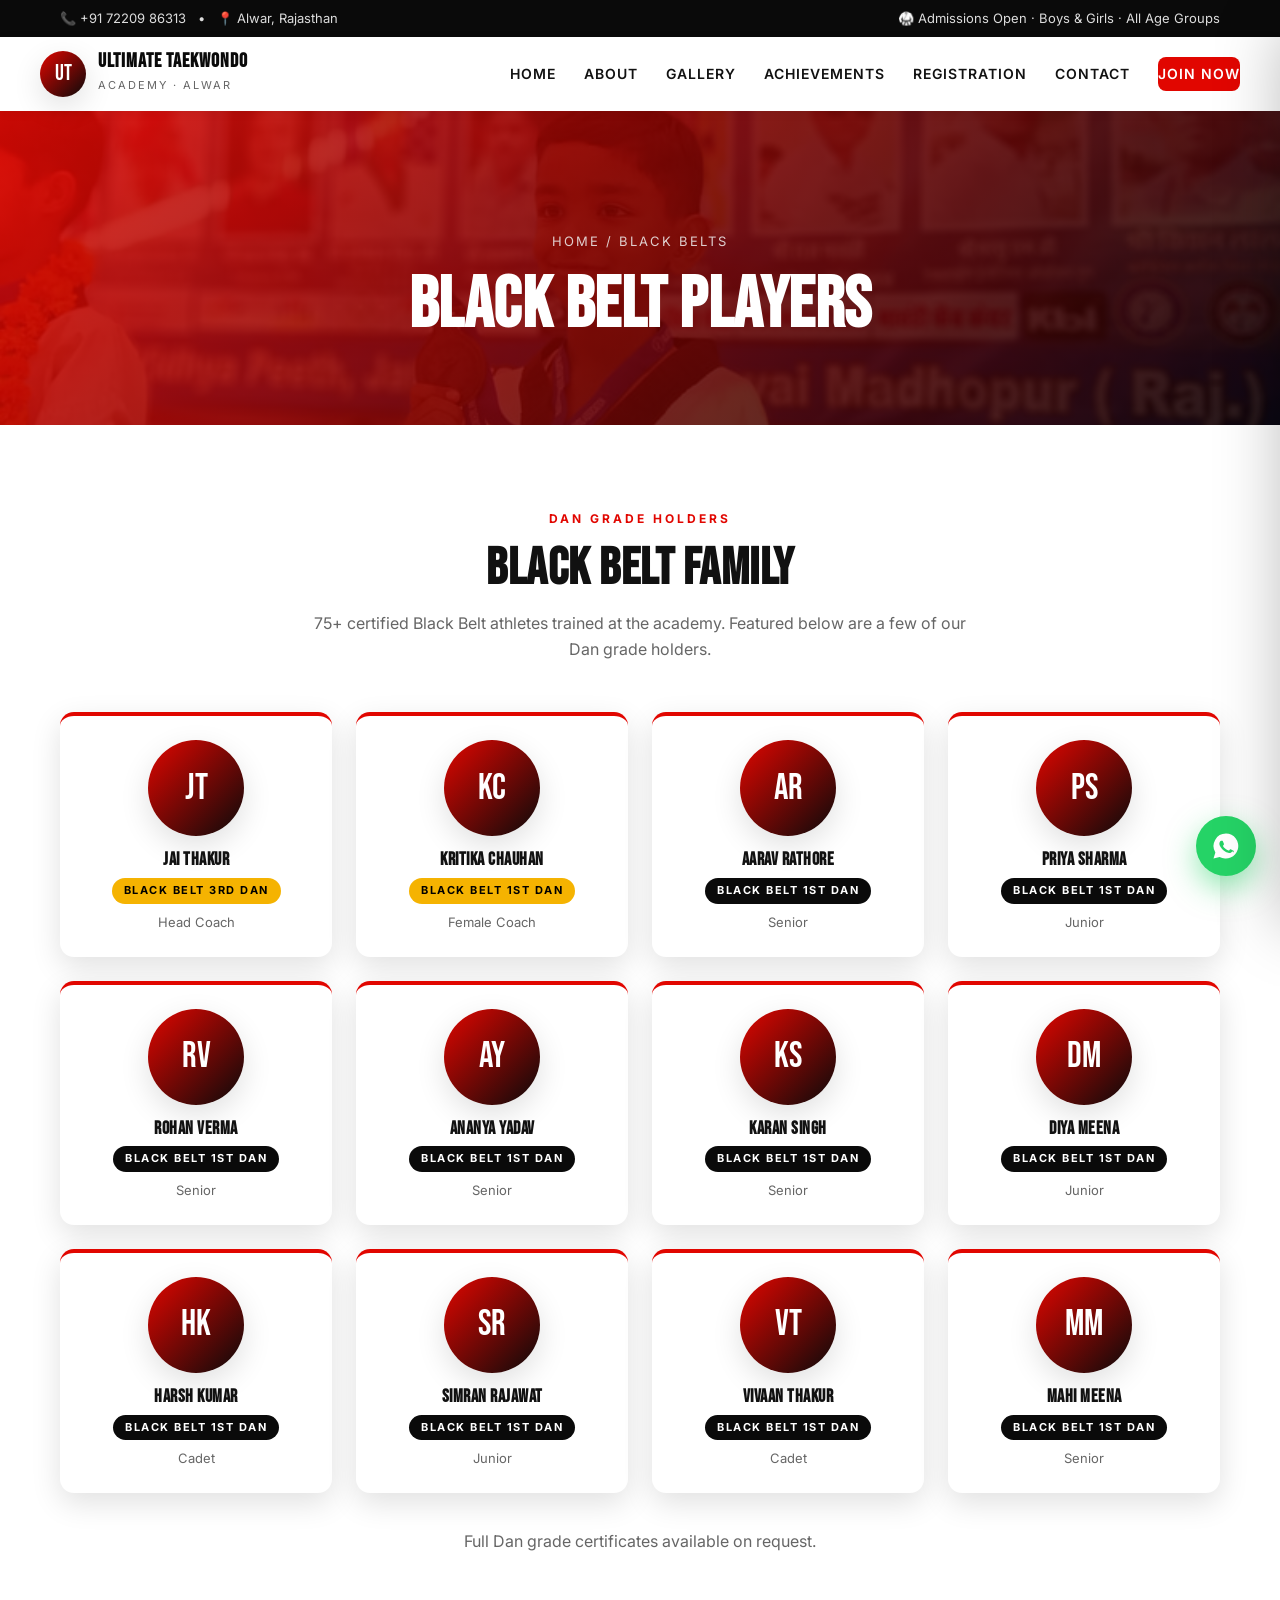
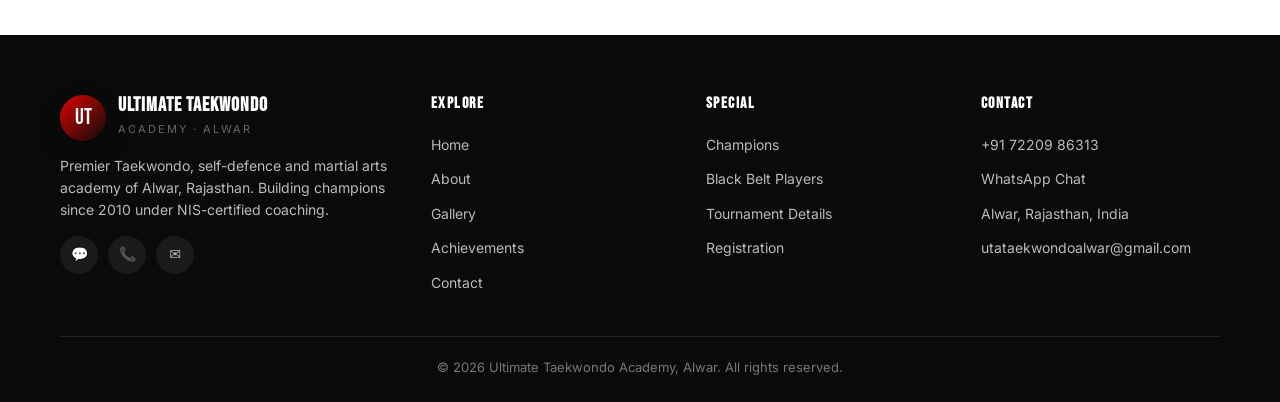
<file: black-belts.html>
<!doctype html>
<html lang="en">
<head>
<meta charset="utf-8" />
<meta name="viewport" content="width=device-width,initial-scale=1" />
<title>Black Belt Players | Ultimate Taekwondo Academy, Alwar</title>
<meta name="description" content="Black belt players of Ultimate Taekwondo Academy, Alwar — Dan-certified Taekwondo athletes from 1st Dan and above." />
<meta property="og:title" content="Black Belt Players | Ultimate Taekwondo Academy, Alwar" />
<meta property="og:description" content="Black belt players of Ultimate Taekwondo Academy, Alwar — Dan-certified Taekwondo athletes from 1st Dan and above." />
<meta property="og:image" content="images/group-2025-a.jpg" />
<link rel="canonical" href="./black-belts.html" />
<link rel="preconnect" href="https://fonts.googleapis.com">
<link rel="preconnect" href="https://fonts.gstatic.com" crossorigin>
<link href="https://fonts.googleapis.com/css2?family=Bebas+Neue&family=Inter:wght@400;500;600;700;800&display=swap" rel="stylesheet">
<link rel="stylesheet" href="css/styles.css" />
</head>
<body>
<div class="topbar"><div class="container"><div>📞 <a href="tel:+917220986313">+91 72209 86313</a> &nbsp; • &nbsp; 📍 Alwar, Rajasthan</div><div>🥋 Admissions Open · Boys &amp; Girls · All Age Groups</div></div></div>
<header class="header"><div class="container nav">
  <a href="index.html" class="brand"><div class="brand-mark">UT</div><div class="brand-text"><strong>Ultimate Taekwondo</strong><span>Academy · Alwar</span></div></a>
  <nav class="nav-links">
    <a href="index.html">Home</a><a href="about.html">About</a><a href="gallery.html">Gallery</a>
    <a href="achievements.html">Achievements</a><a href="registration.html">Registration</a><a href="contact.html">Contact</a>
    <a href="registration.html" class="nav-cta">Join Now</a>
  </nav>
  <button class="hamburger" id="hamburger" aria-label="Menu"><span></span><span></span><span></span></button>
</div></header>
<div class="scrim" id="scrim"></div>
<aside class="drawer" id="drawer">
  <a href="index.html">Home</a><a href="about.html">About</a><a href="gallery.html">Gallery</a>
  <a href="achievements.html">Achievements</a><a href="registration.html">Registration</a><a href="contact.html">Contact</a>
  <div class="group-title">Special Sections</div>
  <a href="champions.html" class="pill"><span class="ico">🏆</span>Champions</a>
  <a href="black-belts.html" class="pill"><span class="ico">🥋</span>Black Belt Players</a>
  <a href="tournaments.html" class="pill"><span class="ico">🏅</span>Tournament Details</a>
  <div class="group-title">Quick Actions</div>
  <a href="https://wa.me/917220986313" class="pill" target="_blank"><span class="ico">💬</span>WhatsApp</a>
  <a href="tel:+917220986313" class="pill"><span class="ico">📞</span>Call Now</a>
</aside>
<section class="page-hero"><div class="container">
      <div class="crumb"><a href="index.html">Home</a> / Black Belts</div>
      <h1 style="margin-top:14px">Black Belt Players</h1>
    </div></section>
<section class="section"><div class="container">
  <div class="center reveal"><span class="eyebrow">Dan Grade Holders</span><h2 class="section-title">Black Belt Family</h2>
    <p class="section-sub">75+ certified Black Belt athletes trained at the academy. Featured below are a few of our Dan grade holders.</p>
  </div>
  <div class="grid grid-4" style="margin-top:50px"><div class="champ reveal"><div class="av">JT</div><h4>Jai Thakur</h4><span class="belt gold">Black Belt 3rd Dan</span><p style="margin-top:8px;color:var(--muted);font-size:13px">Head Coach</p></div>
<div class="champ reveal"><div class="av">KC</div><h4>Kritika Chauhan</h4><span class="belt gold">Black Belt 1st Dan</span><p style="margin-top:8px;color:var(--muted);font-size:13px">Female Coach</p></div>
<div class="champ reveal"><div class="av">AR</div><h4>Aarav Rathore</h4><span class="belt ">Black Belt 1st Dan</span><p style="margin-top:8px;color:var(--muted);font-size:13px">Senior</p></div>
<div class="champ reveal"><div class="av">PS</div><h4>Priya Sharma</h4><span class="belt ">Black Belt 1st Dan</span><p style="margin-top:8px;color:var(--muted);font-size:13px">Junior</p></div>
<div class="champ reveal"><div class="av">RV</div><h4>Rohan Verma</h4><span class="belt ">Black Belt 1st Dan</span><p style="margin-top:8px;color:var(--muted);font-size:13px">Senior</p></div>
<div class="champ reveal"><div class="av">AY</div><h4>Ananya Yadav</h4><span class="belt ">Black Belt 1st Dan</span><p style="margin-top:8px;color:var(--muted);font-size:13px">Senior</p></div>
<div class="champ reveal"><div class="av">KS</div><h4>Karan Singh</h4><span class="belt ">Black Belt 1st Dan</span><p style="margin-top:8px;color:var(--muted);font-size:13px">Senior</p></div>
<div class="champ reveal"><div class="av">DM</div><h4>Diya Meena</h4><span class="belt ">Black Belt 1st Dan</span><p style="margin-top:8px;color:var(--muted);font-size:13px">Junior</p></div>
<div class="champ reveal"><div class="av">HK</div><h4>Harsh Kumar</h4><span class="belt ">Black Belt 1st Dan</span><p style="margin-top:8px;color:var(--muted);font-size:13px">Cadet</p></div>
<div class="champ reveal"><div class="av">SR</div><h4>Simran Rajawat</h4><span class="belt ">Black Belt 1st Dan</span><p style="margin-top:8px;color:var(--muted);font-size:13px">Junior</p></div>
<div class="champ reveal"><div class="av">VT</div><h4>Vivaan Thakur</h4><span class="belt ">Black Belt 1st Dan</span><p style="margin-top:8px;color:var(--muted);font-size:13px">Cadet</p></div>
<div class="champ reveal"><div class="av">MM</div><h4>Mahi Meena</h4><span class="belt ">Black Belt 1st Dan</span><p style="margin-top:8px;color:var(--muted);font-size:13px">Senior</p></div></div>
  <p class="center" style="margin-top:36px;color:var(--muted)">Full Dan grade certificates available on request.</p>
</div></section>
<footer class="footer"><div class="container">
  <div class="footer-grid">
    <div>
      <div class="brand" style="margin-bottom:14px"><div class="brand-mark">UT</div><div class="brand-text"><strong style="color:#fff">Ultimate Taekwondo</strong><span>Academy · Alwar</span></div></div>
      <p style="font-size:14px">Premier Taekwondo, self-defence and martial arts academy of Alwar, Rajasthan. Building champions since 2010 under NIS-certified coaching.</p>
      <div class="social"><a href="https://wa.me/917220986313" target="_blank">💬</a><a href="tel:+917220986313">📞</a><a href="mailto:utataekwondoalwar@gmail.com">✉️</a></div>
    </div>
    <div><h4>Explore</h4><a href="index.html">Home</a><a href="about.html">About</a><a href="gallery.html">Gallery</a><a href="achievements.html">Achievements</a><a href="contact.html">Contact</a></div>
    <div><h4>Special</h4><a href="champions.html">Champions</a><a href="black-belts.html">Black Belt Players</a><a href="tournaments.html">Tournament Details</a><a href="registration.html">Registration</a></div>
    <div><h4>Contact</h4><a href="tel:+917220986313">+91 72209 86313</a><a href="https://wa.me/917220986313" target="_blank">WhatsApp Chat</a><a>Alwar, Rajasthan, India</a><a href="mailto:utataekwondoalwar@gmail.com">utataekwondoalwar@gmail.com</a></div>
  </div>
  <div class="footer-bottom">© <span id="yr"></span> Ultimate Taekwondo Academy, Alwar. All rights reserved.</div>
</div></footer>
<a href="https://wa.me/917220986313" target="_blank" class="wa-float" aria-label="WhatsApp">
  <svg viewBox="0 0 24 24"><path d="M12 2a10 10 0 0 0-8.5 15.2L2 22l4.9-1.3A10 10 0 1 0 12 2zm5.1 14.2c-.2.6-1.2 1.2-1.7 1.3-.4.1-1 .1-1.6-.1-.4-.1-.9-.3-1.5-.5-2.7-1.2-4.4-3.9-4.5-4-.1-.2-1.1-1.4-1.1-2.7s.7-1.9 1-2.2c.2-.2.5-.3.7-.3h.5c.2 0 .4 0 .6.5l.8 2c.1.2.1.4 0 .6l-.3.5-.3.3c-.1.1-.2.3 0 .5.2.4.9 1.3 1.8 2.1 1.2.9 2.1 1.2 2.5 1.4.2.1.4.1.5-.1l.6-.8c.2-.2.4-.2.6-.1l1.9.9c.3.1.4.2.5.3.1.2.1.7-.1 1.3z"/></svg>
</a>
<div class="lightbox" id="lightbox"><button class="lightbox-close">×</button><img id="lightbox-img" alt=""/></div>
<script>document.getElementById('yr').textContent=new Date().getFullYear();</script>
<script src="js/main.js" defer></script>
</body></html>
</file>
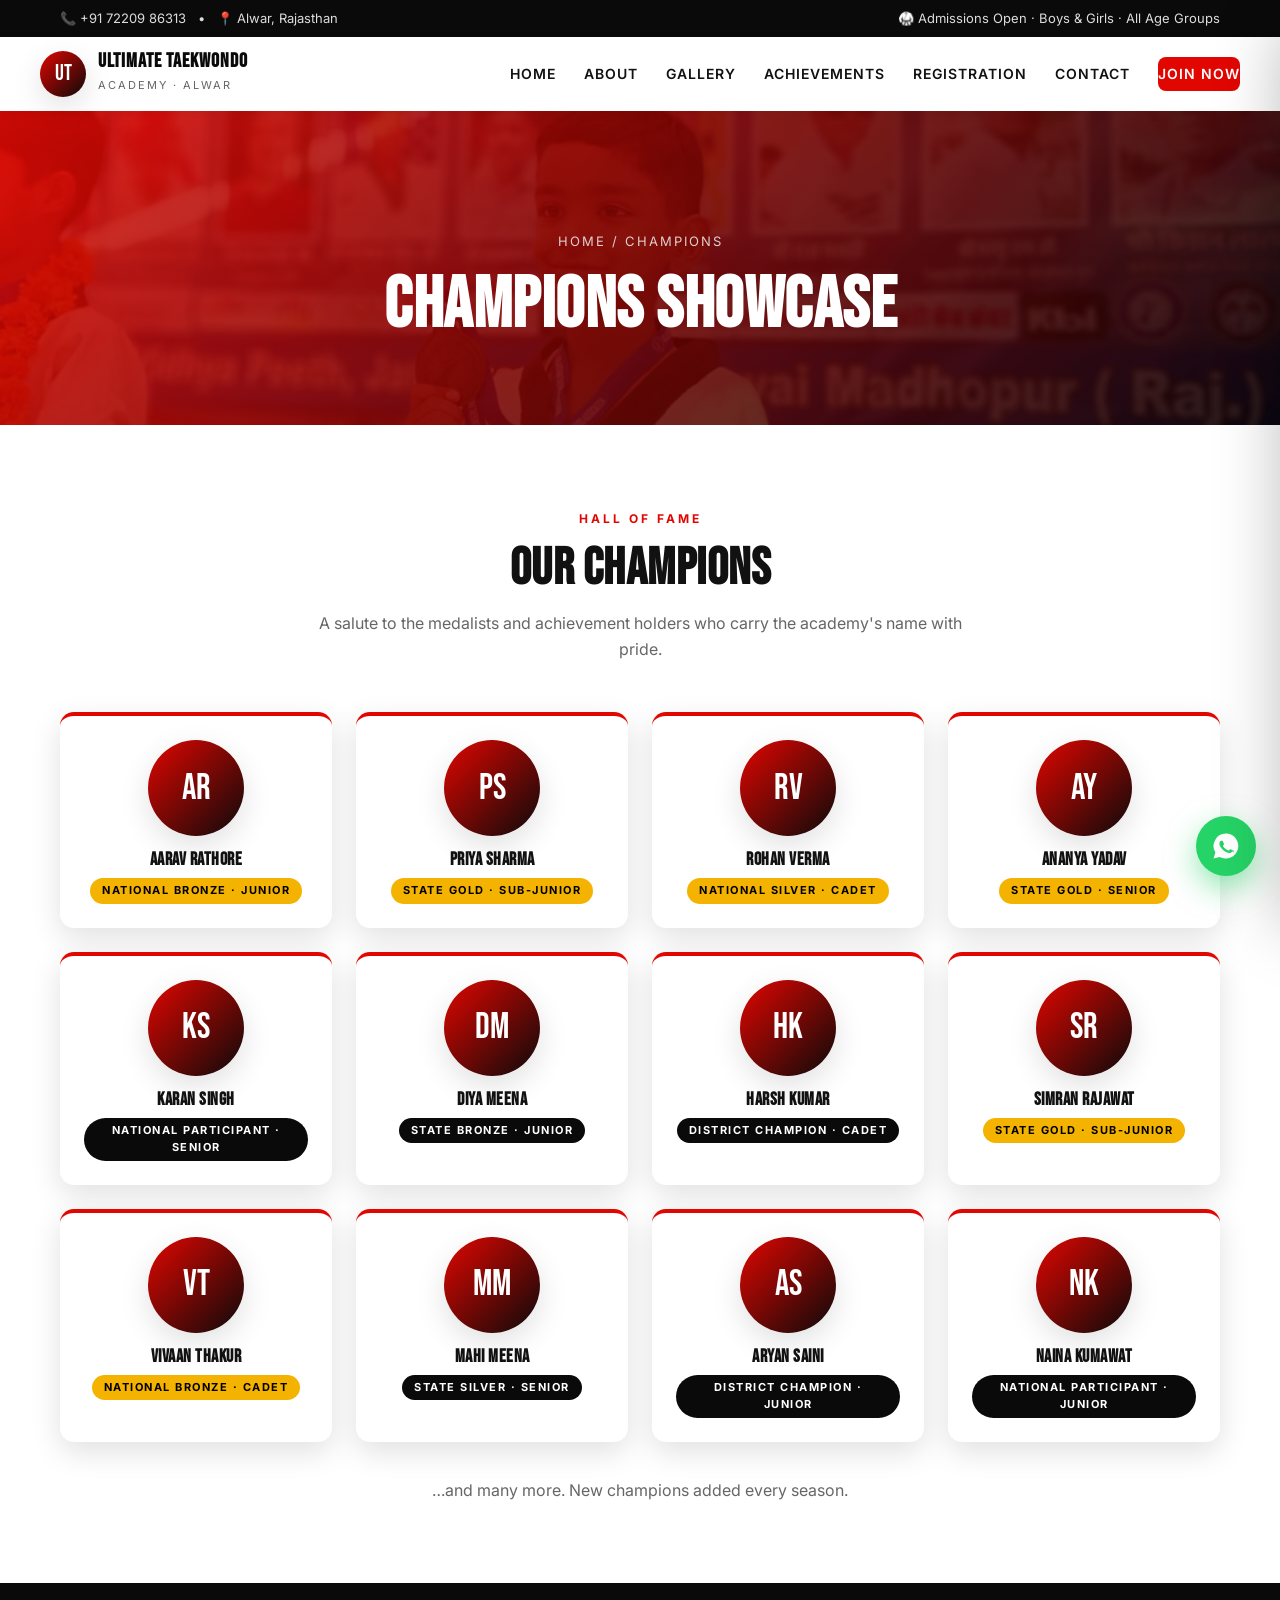
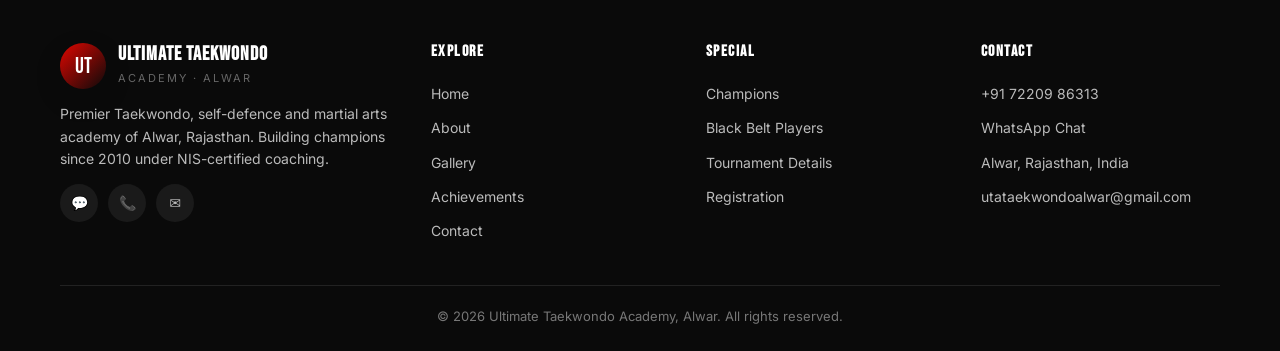
<file: champions.html>
<!doctype html>
<html lang="en">
<head>
<meta charset="utf-8" />
<meta name="viewport" content="width=device-width,initial-scale=1" />
<title>Champions &amp; Medalists | Ultimate Taekwondo Academy, Alwar</title>
<meta name="description" content="Champions, medalists and achievement holders of Ultimate Taekwondo Academy, Alwar — state and national-level Taekwondo athletes." />
<meta property="og:title" content="Champions &amp; Medalists | Ultimate Taekwondo Academy, Alwar" />
<meta property="og:description" content="Champions, medalists and achievement holders of Ultimate Taekwondo Academy, Alwar — state and national-level Taekwondo athletes." />
<meta property="og:image" content="images/group-2025-a.jpg" />
<link rel="canonical" href="./champions.html" />
<link rel="preconnect" href="https://fonts.googleapis.com">
<link rel="preconnect" href="https://fonts.gstatic.com" crossorigin>
<link href="https://fonts.googleapis.com/css2?family=Bebas+Neue&family=Inter:wght@400;500;600;700;800&display=swap" rel="stylesheet">
<link rel="stylesheet" href="css/styles.css" />
</head>
<body>
<div class="topbar"><div class="container"><div>📞 <a href="tel:+917220986313">+91 72209 86313</a> &nbsp; • &nbsp; 📍 Alwar, Rajasthan</div><div>🥋 Admissions Open · Boys &amp; Girls · All Age Groups</div></div></div>
<header class="header"><div class="container nav">
  <a href="index.html" class="brand"><div class="brand-mark">UT</div><div class="brand-text"><strong>Ultimate Taekwondo</strong><span>Academy · Alwar</span></div></a>
  <nav class="nav-links">
    <a href="index.html">Home</a><a href="about.html">About</a><a href="gallery.html">Gallery</a>
    <a href="achievements.html">Achievements</a><a href="registration.html">Registration</a><a href="contact.html">Contact</a>
    <a href="registration.html" class="nav-cta">Join Now</a>
  </nav>
  <button class="hamburger" id="hamburger" aria-label="Menu"><span></span><span></span><span></span></button>
</div></header>
<div class="scrim" id="scrim"></div>
<aside class="drawer" id="drawer">
  <a href="index.html">Home</a><a href="about.html">About</a><a href="gallery.html">Gallery</a>
  <a href="achievements.html">Achievements</a><a href="registration.html">Registration</a><a href="contact.html">Contact</a>
  <div class="group-title">Special Sections</div>
  <a href="champions.html" class="pill"><span class="ico">🏆</span>Champions</a>
  <a href="black-belts.html" class="pill"><span class="ico">🥋</span>Black Belt Players</a>
  <a href="tournaments.html" class="pill"><span class="ico">🏅</span>Tournament Details</a>
  <div class="group-title">Quick Actions</div>
  <a href="https://wa.me/917220986313" class="pill" target="_blank"><span class="ico">💬</span>WhatsApp</a>
  <a href="tel:+917220986313" class="pill"><span class="ico">📞</span>Call Now</a>
</aside>
<section class="page-hero"><div class="container">
      <div class="crumb"><a href="index.html">Home</a> / Champions</div>
      <h1 style="margin-top:14px">Champions Showcase</h1>
    </div></section>
<section class="section"><div class="container">
  <div class="center reveal"><span class="eyebrow">Hall of Fame</span><h2 class="section-title">Our Champions</h2>
    <p class="section-sub">A salute to the medalists and achievement holders who carry the academy's name with pride.</p>
  </div>
  <div class="grid grid-4" style="margin-top:50px"><div class="champ reveal"><div class="av">AR</div><h4>Aarav Rathore</h4><span class="belt gold">National Bronze · Junior</span></div>
<div class="champ reveal"><div class="av">PS</div><h4>Priya Sharma</h4><span class="belt gold">State Gold · Sub-Junior</span></div>
<div class="champ reveal"><div class="av">RV</div><h4>Rohan Verma</h4><span class="belt gold">National Silver · Cadet</span></div>
<div class="champ reveal"><div class="av">AY</div><h4>Ananya Yadav</h4><span class="belt gold">State Gold · Senior</span></div>
<div class="champ reveal"><div class="av">KS</div><h4>Karan Singh</h4><span class="belt ">National Participant · Senior</span></div>
<div class="champ reveal"><div class="av">DM</div><h4>Diya Meena</h4><span class="belt ">State Bronze · Junior</span></div>
<div class="champ reveal"><div class="av">HK</div><h4>Harsh Kumar</h4><span class="belt ">District Champion · Cadet</span></div>
<div class="champ reveal"><div class="av">SR</div><h4>Simran Rajawat</h4><span class="belt gold">State Gold · Sub-Junior</span></div>
<div class="champ reveal"><div class="av">VT</div><h4>Vivaan Thakur</h4><span class="belt gold">National Bronze · Cadet</span></div>
<div class="champ reveal"><div class="av">MM</div><h4>Mahi Meena</h4><span class="belt ">State Silver · Senior</span></div>
<div class="champ reveal"><div class="av">AS</div><h4>Aryan Saini</h4><span class="belt ">District Champion · Junior</span></div>
<div class="champ reveal"><div class="av">NK</div><h4>Naina Kumawat</h4><span class="belt ">National Participant · Junior</span></div></div>
  <p class="center" style="margin-top:36px;color:var(--muted)">…and many more. New champions added every season.</p>
</div></section>
<footer class="footer"><div class="container">
  <div class="footer-grid">
    <div>
      <div class="brand" style="margin-bottom:14px"><div class="brand-mark">UT</div><div class="brand-text"><strong style="color:#fff">Ultimate Taekwondo</strong><span>Academy · Alwar</span></div></div>
      <p style="font-size:14px">Premier Taekwondo, self-defence and martial arts academy of Alwar, Rajasthan. Building champions since 2010 under NIS-certified coaching.</p>
      <div class="social"><a href="https://wa.me/917220986313" target="_blank">💬</a><a href="tel:+917220986313">📞</a><a href="mailto:utataekwondoalwar@gmail.com">✉️</a></div>
    </div>
    <div><h4>Explore</h4><a href="index.html">Home</a><a href="about.html">About</a><a href="gallery.html">Gallery</a><a href="achievements.html">Achievements</a><a href="contact.html">Contact</a></div>
    <div><h4>Special</h4><a href="champions.html">Champions</a><a href="black-belts.html">Black Belt Players</a><a href="tournaments.html">Tournament Details</a><a href="registration.html">Registration</a></div>
    <div><h4>Contact</h4><a href="tel:+917220986313">+91 72209 86313</a><a href="https://wa.me/917220986313" target="_blank">WhatsApp Chat</a><a>Alwar, Rajasthan, India</a><a href="mailto:utataekwondoalwar@gmail.com">utataekwondoalwar@gmail.com</a></div>
  </div>
  <div class="footer-bottom">© <span id="yr"></span> Ultimate Taekwondo Academy, Alwar. All rights reserved.</div>
</div></footer>
<a href="https://wa.me/917220986313" target="_blank" class="wa-float" aria-label="WhatsApp">
  <svg viewBox="0 0 24 24"><path d="M12 2a10 10 0 0 0-8.5 15.2L2 22l4.9-1.3A10 10 0 1 0 12 2zm5.1 14.2c-.2.6-1.2 1.2-1.7 1.3-.4.1-1 .1-1.6-.1-.4-.1-.9-.3-1.5-.5-2.7-1.2-4.4-3.9-4.5-4-.1-.2-1.1-1.4-1.1-2.7s.7-1.9 1-2.2c.2-.2.5-.3.7-.3h.5c.2 0 .4 0 .6.5l.8 2c.1.2.1.4 0 .6l-.3.5-.3.3c-.1.1-.2.3 0 .5.2.4.9 1.3 1.8 2.1 1.2.9 2.1 1.2 2.5 1.4.2.1.4.1.5-.1l.6-.8c.2-.2.4-.2.6-.1l1.9.9c.3.1.4.2.5.3.1.2.1.7-.1 1.3z"/></svg>
</a>
<div class="lightbox" id="lightbox"><button class="lightbox-close">×</button><img id="lightbox-img" alt=""/></div>
<script>document.getElementById('yr').textContent=new Date().getFullYear();</script>
<script src="js/main.js" defer></script>
</body></html>
</file>
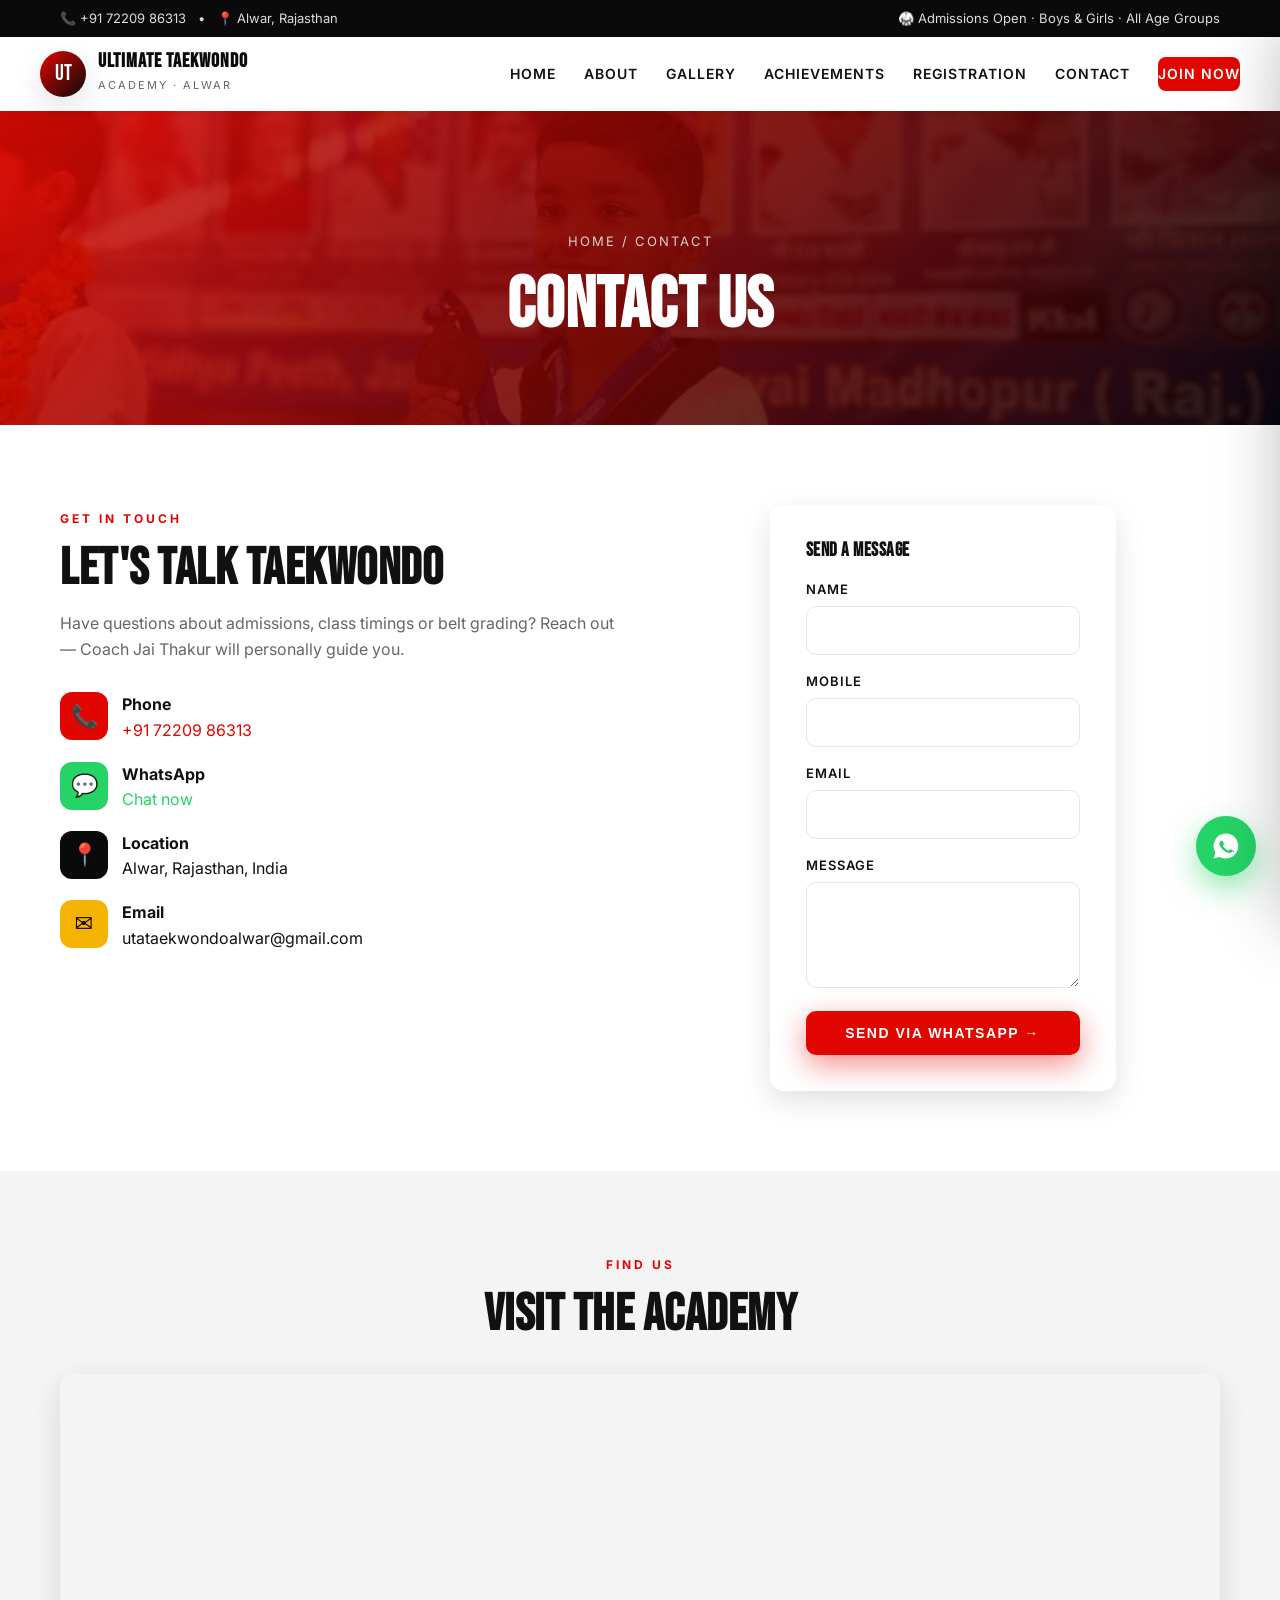
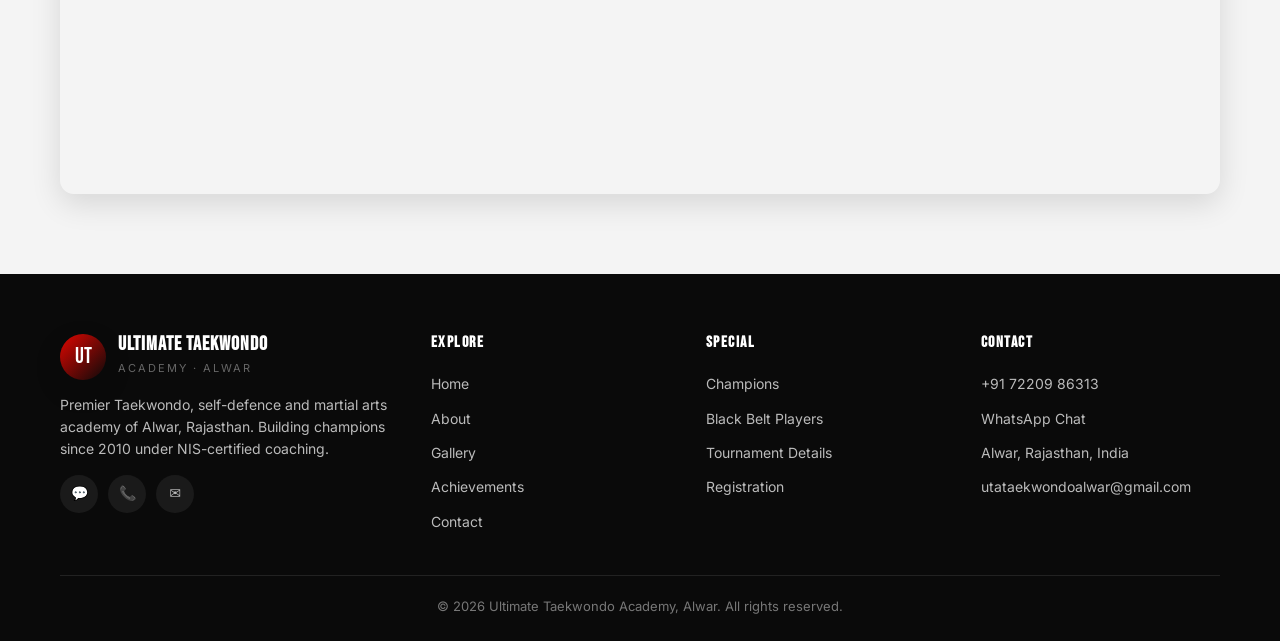
<file: contact.html>
<!doctype html>
<html lang="en">
<head>
<meta charset="utf-8" />
<meta name="viewport" content="width=device-width,initial-scale=1" />
<title>Contact | Ultimate Taekwondo Academy, Alwar</title>
<meta name="description" content="Contact Ultimate Taekwondo Academy, Alwar. Call +91 72209 86313 or WhatsApp Coach Jai Thakur. Address: Alwar, Rajasthan." />
<meta property="og:title" content="Contact | Ultimate Taekwondo Academy, Alwar" />
<meta property="og:description" content="Contact Ultimate Taekwondo Academy, Alwar. Call +91 72209 86313 or WhatsApp Coach Jai Thakur. Address: Alwar, Rajasthan." />
<meta property="og:image" content="images/group-2025-a.jpg" />
<link rel="canonical" href="./contact.html" />
<link rel="preconnect" href="https://fonts.googleapis.com">
<link rel="preconnect" href="https://fonts.gstatic.com" crossorigin>
<link href="https://fonts.googleapis.com/css2?family=Bebas+Neue&family=Inter:wght@400;500;600;700;800&display=swap" rel="stylesheet">
<link rel="stylesheet" href="css/styles.css" />
</head>
<body>
<div class="topbar"><div class="container"><div>📞 <a href="tel:+917220986313">+91 72209 86313</a> &nbsp; • &nbsp; 📍 Alwar, Rajasthan</div><div>🥋 Admissions Open · Boys &amp; Girls · All Age Groups</div></div></div>
<header class="header"><div class="container nav">
  <a href="index.html" class="brand"><div class="brand-mark">UT</div><div class="brand-text"><strong>Ultimate Taekwondo</strong><span>Academy · Alwar</span></div></a>
  <nav class="nav-links">
    <a href="index.html">Home</a><a href="about.html">About</a><a href="gallery.html">Gallery</a>
    <a href="achievements.html">Achievements</a><a href="registration.html">Registration</a><a href="contact.html">Contact</a>
    <a href="registration.html" class="nav-cta">Join Now</a>
  </nav>
  <button class="hamburger" id="hamburger" aria-label="Menu"><span></span><span></span><span></span></button>
</div></header>
<div class="scrim" id="scrim"></div>
<aside class="drawer" id="drawer">
  <a href="index.html">Home</a><a href="about.html">About</a><a href="gallery.html">Gallery</a>
  <a href="achievements.html">Achievements</a><a href="registration.html">Registration</a><a href="contact.html">Contact</a>
  <div class="group-title">Special Sections</div>
  <a href="champions.html" class="pill"><span class="ico">🏆</span>Champions</a>
  <a href="black-belts.html" class="pill"><span class="ico">🥋</span>Black Belt Players</a>
  <a href="tournaments.html" class="pill"><span class="ico">🏅</span>Tournament Details</a>
  <div class="group-title">Quick Actions</div>
  <a href="https://wa.me/917220986313" class="pill" target="_blank"><span class="ico">💬</span>WhatsApp</a>
  <a href="tel:+917220986313" class="pill"><span class="ico">📞</span>Call Now</a>
</aside>
<section class="page-hero"><div class="container">
      <div class="crumb"><a href="index.html">Home</a> / Contact</div>
      <h1 style="margin-top:14px">Contact Us</h1>
    </div></section>
<section class="section"><div class="container">
  <div class="grid grid-2" style="gap:50px">
    <div class="reveal">
      <span class="eyebrow">Get in Touch</span>
      <h2 class="section-title" style="text-align:left">Let's Talk Taekwondo</h2>
      <p style="margin-top:14px;color:var(--muted)">Have questions about admissions, class timings or belt grading? Reach out — Coach Jai Thakur will personally guide you.</p>
      <div style="margin-top:30px;display:flex;flex-direction:column;gap:18px">
        <div style="display:flex;gap:14px;align-items:flex-start"><div style="width:48px;height:48px;border-radius:12px;background:var(--red);color:#fff;display:grid;place-items:center;font-size:22px;flex:0 0 48px">📞</div><div><strong style="display:block">Phone</strong><a href="tel:+917220986313" style="color:var(--red)">+91 72209 86313</a></div></div>
        <div style="display:flex;gap:14px;align-items:flex-start"><div style="width:48px;height:48px;border-radius:12px;background:#25D366;color:#fff;display:grid;place-items:center;font-size:22px;flex:0 0 48px">💬</div><div><strong style="display:block">WhatsApp</strong><a href="https://wa.me/917220986313" target="_blank" style="color:#25D366">Chat now</a></div></div>
        <div style="display:flex;gap:14px;align-items:flex-start"><div style="width:48px;height:48px;border-radius:12px;background:var(--black);color:#fff;display:grid;place-items:center;font-size:22px;flex:0 0 48px">📍</div><div><strong style="display:block">Location</strong>Alwar, Rajasthan, India</div></div>
        <div style="display:flex;gap:14px;align-items:flex-start"><div style="width:48px;height:48px;border-radius:12px;background:var(--gold);color:#000;display:grid;place-items:center;font-size:22px;flex:0 0 48px">✉️</div><div><strong style="display:block">Email</strong><a href="mailto:utataekwondoalwar@gmail.com">utataekwondoalwar@gmail.com</a></div></div>
      </div>
    </div>
    <form class="form-card reveal" data-wa="Contact Enquiry">
      <h3 style="text-transform:uppercase;margin-bottom:18px">Send a Message</h3>
      <div class="field"><label>Name</label><input name="Name" required></div>
      <div class="field"><label>Mobile</label><input name="Mobile" required></div>
      <div class="field"><label>Email</label><input name="Email" type="email"></div>
      <div class="field"><label>Message</label><textarea name="Message" rows="4" required></textarea></div>
      <button class="btn btn-primary" type="submit" style="width:100%;justify-content:center">Send via WhatsApp →</button>
    </form>
  </div>
</div></section>
<section class="section section-gray"><div class="container">
  <div class="center reveal" style="margin-bottom:30px"><span class="eyebrow">Find Us</span><h2 class="section-title">Visit the Academy</h2></div>
  <div class="reveal" style="border-radius:14px;overflow:hidden;box-shadow:var(--shadow)">
    <iframe src="https://www.google.com/maps?q=Alwar%20Rajasthan&output=embed" width="100%" height="420" style="border:0;display:block" loading="lazy" referrerpolicy="no-referrer-when-downgrade"></iframe>
  </div>
</div></section>

<footer class="footer"><div class="container">
  <div class="footer-grid">
    <div>
      <div class="brand" style="margin-bottom:14px"><div class="brand-mark">UT</div><div class="brand-text"><strong style="color:#fff">Ultimate Taekwondo</strong><span>Academy · Alwar</span></div></div>
      <p style="font-size:14px">Premier Taekwondo, self-defence and martial arts academy of Alwar, Rajasthan. Building champions since 2010 under NIS-certified coaching.</p>
      <div class="social"><a href="https://wa.me/917220986313" target="_blank">💬</a><a href="tel:+917220986313">📞</a><a href="mailto:utataekwondoalwar@gmail.com">✉️</a></div>
    </div>
    <div><h4>Explore</h4><a href="index.html">Home</a><a href="about.html">About</a><a href="gallery.html">Gallery</a><a href="achievements.html">Achievements</a><a href="contact.html">Contact</a></div>
    <div><h4>Special</h4><a href="champions.html">Champions</a><a href="black-belts.html">Black Belt Players</a><a href="tournaments.html">Tournament Details</a><a href="registration.html">Registration</a></div>
    <div><h4>Contact</h4><a href="tel:+917220986313">+91 72209 86313</a><a href="https://wa.me/917220986313" target="_blank">WhatsApp Chat</a><a>Alwar, Rajasthan, India</a><a href="mailto:utataekwondoalwar@gmail.com">utataekwondoalwar@gmail.com</a></div>
  </div>
  <div class="footer-bottom">© <span id="yr"></span> Ultimate Taekwondo Academy, Alwar. All rights reserved.</div>
</div></footer>
<a href="https://wa.me/917220986313" target="_blank" class="wa-float" aria-label="WhatsApp">
  <svg viewBox="0 0 24 24"><path d="M12 2a10 10 0 0 0-8.5 15.2L2 22l4.9-1.3A10 10 0 1 0 12 2zm5.1 14.2c-.2.6-1.2 1.2-1.7 1.3-.4.1-1 .1-1.6-.1-.4-.1-.9-.3-1.5-.5-2.7-1.2-4.4-3.9-4.5-4-.1-.2-1.1-1.4-1.1-2.7s.7-1.9 1-2.2c.2-.2.5-.3.7-.3h.5c.2 0 .4 0 .6.5l.8 2c.1.2.1.4 0 .6l-.3.5-.3.3c-.1.1-.2.3 0 .5.2.4.9 1.3 1.8 2.1 1.2.9 2.1 1.2 2.5 1.4.2.1.4.1.5-.1l.6-.8c.2-.2.4-.2.6-.1l1.9.9c.3.1.4.2.5.3.1.2.1.7-.1 1.3z"/></svg>
</a>
<div class="lightbox" id="lightbox"><button class="lightbox-close">×</button><img id="lightbox-img" alt=""/></div>
<script>document.getElementById('yr').textContent=new Date().getFullYear();</script>
<script src="js/main.js" defer></script>
</body></html>
</file>
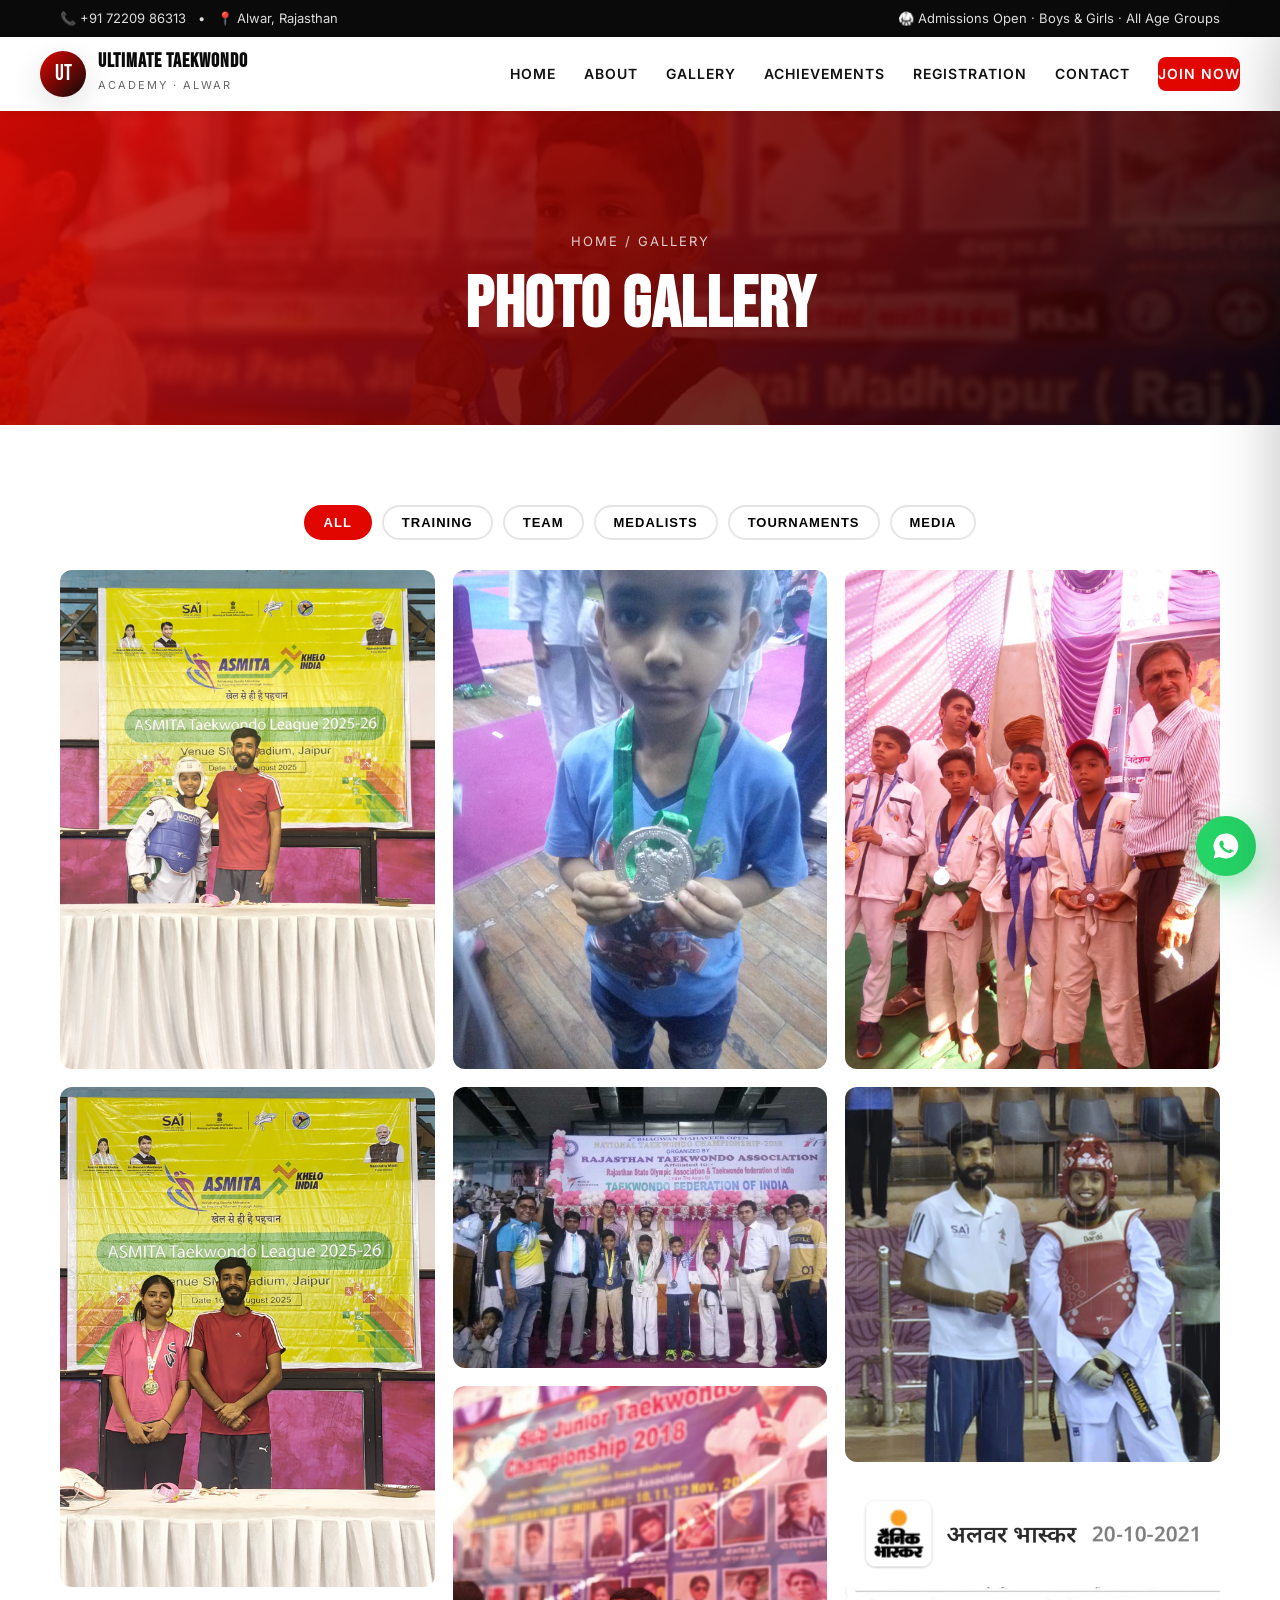
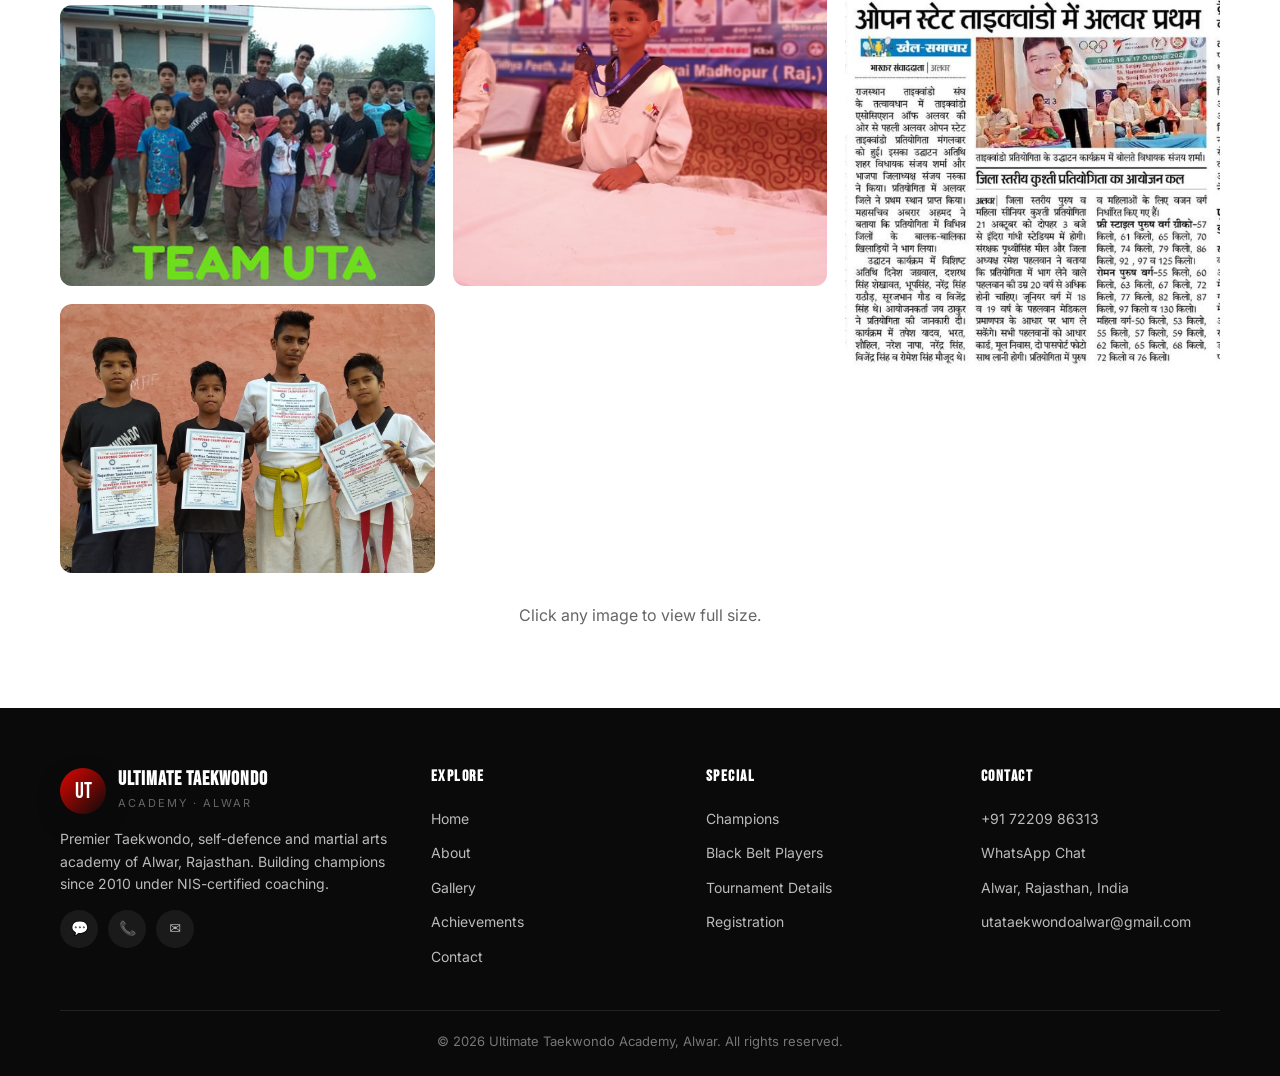
<file: gallery.html>
<!doctype html>
<html lang="en">
<head>
<meta charset="utf-8" />
<meta name="viewport" content="width=device-width,initial-scale=1" />
<title>Photo Gallery | Ultimate Taekwondo Academy, Alwar</title>
<meta name="description" content="Photo gallery of Ultimate Taekwondo Academy, Alwar — training sessions, medalists, tournaments and academy moments." />
<meta property="og:title" content="Photo Gallery | Ultimate Taekwondo Academy, Alwar" />
<meta property="og:description" content="Photo gallery of Ultimate Taekwondo Academy, Alwar — training sessions, medalists, tournaments and academy moments." />
<meta property="og:image" content="images/group-2025-a.jpg" />
<link rel="canonical" href="./gallery.html" />
<link rel="preconnect" href="https://fonts.googleapis.com">
<link rel="preconnect" href="https://fonts.gstatic.com" crossorigin>
<link href="https://fonts.googleapis.com/css2?family=Bebas+Neue&family=Inter:wght@400;500;600;700;800&display=swap" rel="stylesheet">
<link rel="stylesheet" href="css/styles.css" />
</head>
<body>
<div class="topbar"><div class="container"><div>📞 <a href="tel:+917220986313">+91 72209 86313</a> &nbsp; • &nbsp; 📍 Alwar, Rajasthan</div><div>🥋 Admissions Open · Boys &amp; Girls · All Age Groups</div></div></div>
<header class="header"><div class="container nav">
  <a href="index.html" class="brand"><div class="brand-mark">UT</div><div class="brand-text"><strong>Ultimate Taekwondo</strong><span>Academy · Alwar</span></div></a>
  <nav class="nav-links">
    <a href="index.html">Home</a><a href="about.html">About</a><a href="gallery.html">Gallery</a>
    <a href="achievements.html">Achievements</a><a href="registration.html">Registration</a><a href="contact.html">Contact</a>
    <a href="registration.html" class="nav-cta">Join Now</a>
  </nav>
  <button class="hamburger" id="hamburger" aria-label="Menu"><span></span><span></span><span></span></button>
</div></header>
<div class="scrim" id="scrim"></div>
<aside class="drawer" id="drawer">
  <a href="index.html">Home</a><a href="about.html">About</a><a href="gallery.html">Gallery</a>
  <a href="achievements.html">Achievements</a><a href="registration.html">Registration</a><a href="contact.html">Contact</a>
  <div class="group-title">Special Sections</div>
  <a href="champions.html" class="pill"><span class="ico">🏆</span>Champions</a>
  <a href="black-belts.html" class="pill"><span class="ico">🥋</span>Black Belt Players</a>
  <a href="tournaments.html" class="pill"><span class="ico">🏅</span>Tournament Details</a>
  <div class="group-title">Quick Actions</div>
  <a href="https://wa.me/917220986313" class="pill" target="_blank"><span class="ico">💬</span>WhatsApp</a>
  <a href="tel:+917220986313" class="pill"><span class="ico">📞</span>Call Now</a>
</aside>
<section class="page-hero"><div class="container">
      <div class="crumb"><a href="index.html">Home</a> / Gallery</div>
      <h1 style="margin-top:14px">Photo Gallery</h1>
    </div></section>
<section class="section"><div class="container">
  <div class="filters reveal">
    <button class="filter-btn active" data-filter="all">All</button>
    <button class="filter-btn" data-filter="training">Training</button>
    <button class="filter-btn" data-filter="team">Team</button>
    <button class="filter-btn" data-filter="medalists">Medalists</button>
    <button class="filter-btn" data-filter="tournaments">Tournaments</button>
    <button class="filter-btn" data-filter="media">Media</button>
  </div>
  <div class="gallery reveal"><img src="images/group-2025-a.jpg" data-cat="training" alt="training" loading="lazy"/>
<img src="images/group-2025-b.jpg" data-cat="training" alt="training" loading="lazy"/>
<img src="images/team-2018-a.jpg" data-cat="team" alt="team" loading="lazy"/>
<img src="images/team-2018-b.jpg" data-cat="team" alt="team" loading="lazy"/>
<img src="images/medalist-2018-a.jpg" data-cat="medalists" alt="medalists" loading="lazy"/>
<img src="images/medalist-2018-b.jpg" data-cat="medalists" alt="medalists" loading="lazy"/>
<img src="images/tournament-2018-a.jpg" data-cat="tournaments" alt="tournaments" loading="lazy"/>
<img src="images/tournament-2018-b.jpg" data-cat="tournaments" alt="tournaments" loading="lazy"/>
<img src="images/recent-2025.webp" data-cat="training" alt="training" loading="lazy"/>
<img src="images/news-clipping.jpg" data-cat="media" alt="media" loading="lazy"/></div>
  <p class="center" style="margin-top:30px;color:var(--muted)">Click any image to view full size.</p>
</div></section>
<footer class="footer"><div class="container">
  <div class="footer-grid">
    <div>
      <div class="brand" style="margin-bottom:14px"><div class="brand-mark">UT</div><div class="brand-text"><strong style="color:#fff">Ultimate Taekwondo</strong><span>Academy · Alwar</span></div></div>
      <p style="font-size:14px">Premier Taekwondo, self-defence and martial arts academy of Alwar, Rajasthan. Building champions since 2010 under NIS-certified coaching.</p>
      <div class="social"><a href="https://wa.me/917220986313" target="_blank">💬</a><a href="tel:+917220986313">📞</a><a href="mailto:utataekwondoalwar@gmail.com">✉️</a></div>
    </div>
    <div><h4>Explore</h4><a href="index.html">Home</a><a href="about.html">About</a><a href="gallery.html">Gallery</a><a href="achievements.html">Achievements</a><a href="contact.html">Contact</a></div>
    <div><h4>Special</h4><a href="champions.html">Champions</a><a href="black-belts.html">Black Belt Players</a><a href="tournaments.html">Tournament Details</a><a href="registration.html">Registration</a></div>
    <div><h4>Contact</h4><a href="tel:+917220986313">+91 72209 86313</a><a href="https://wa.me/917220986313" target="_blank">WhatsApp Chat</a><a>Alwar, Rajasthan, India</a><a href="mailto:utataekwondoalwar@gmail.com">utataekwondoalwar@gmail.com</a></div>
  </div>
  <div class="footer-bottom">© <span id="yr"></span> Ultimate Taekwondo Academy, Alwar. All rights reserved.</div>
</div></footer>
<a href="https://wa.me/917220986313" target="_blank" class="wa-float" aria-label="WhatsApp">
  <svg viewBox="0 0 24 24"><path d="M12 2a10 10 0 0 0-8.5 15.2L2 22l4.9-1.3A10 10 0 1 0 12 2zm5.1 14.2c-.2.6-1.2 1.2-1.7 1.3-.4.1-1 .1-1.6-.1-.4-.1-.9-.3-1.5-.5-2.7-1.2-4.4-3.9-4.5-4-.1-.2-1.1-1.4-1.1-2.7s.7-1.9 1-2.2c.2-.2.5-.3.7-.3h.5c.2 0 .4 0 .6.5l.8 2c.1.2.1.4 0 .6l-.3.5-.3.3c-.1.1-.2.3 0 .5.2.4.9 1.3 1.8 2.1 1.2.9 2.1 1.2 2.5 1.4.2.1.4.1.5-.1l.6-.8c.2-.2.4-.2.6-.1l1.9.9c.3.1.4.2.5.3.1.2.1.7-.1 1.3z"/></svg>
</a>
<div class="lightbox" id="lightbox"><button class="lightbox-close">×</button><img id="lightbox-img" alt=""/></div>
<script>document.getElementById('yr').textContent=new Date().getFullYear();</script>
<script src="js/main.js" defer></script>
</body></html>
</file>
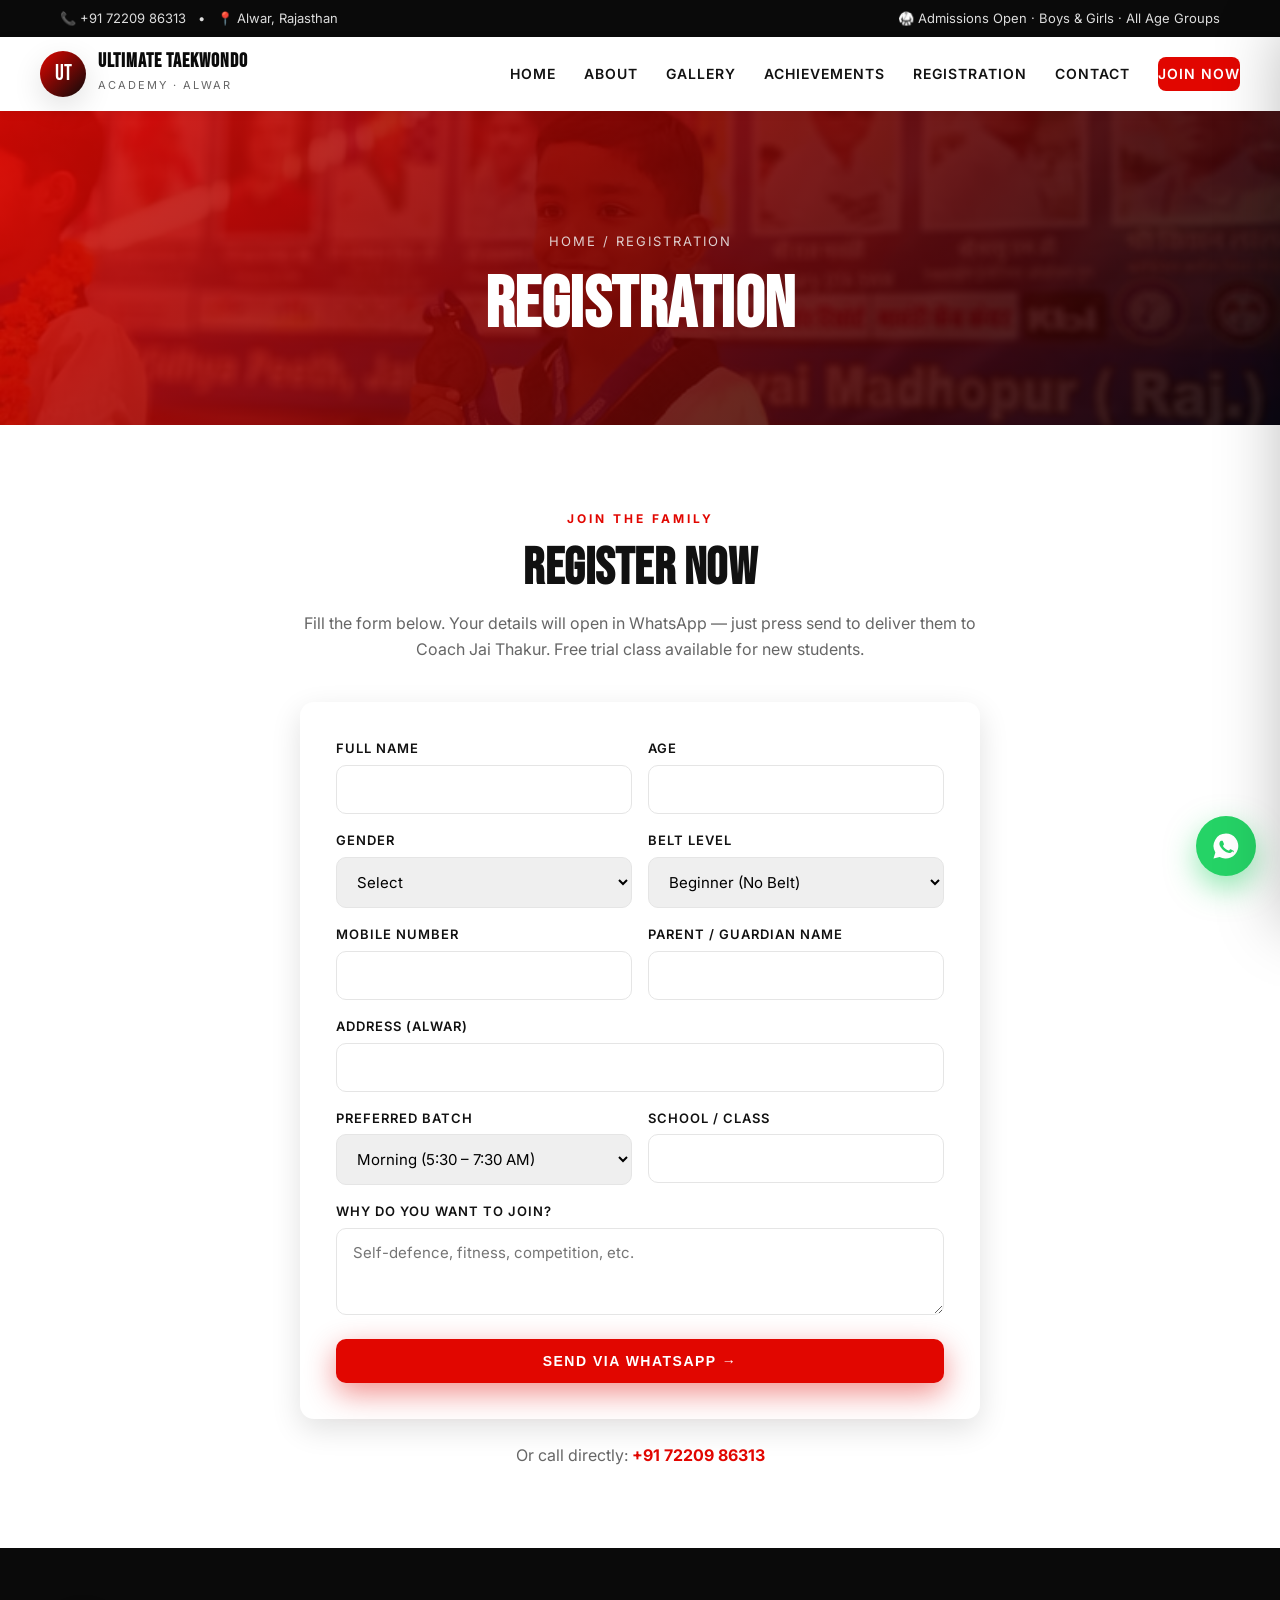
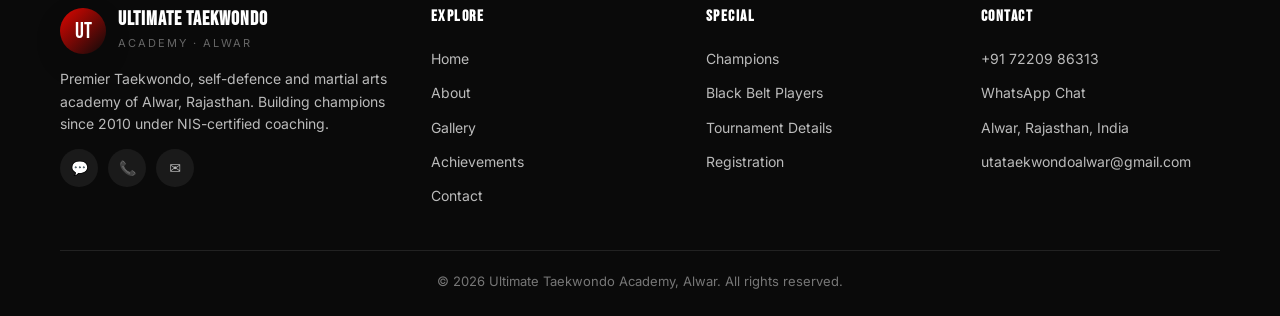
<file: registration.html>
<!doctype html>
<html lang="en">
<head>
<meta charset="utf-8" />
<meta name="viewport" content="width=device-width,initial-scale=1" />
<title>Registration | Ultimate Taekwondo Academy, Alwar</title>
<meta name="description" content="Join Ultimate Taekwondo Academy, Alwar. Online registration form for Taekwondo training, self-defence and martial arts classes." />
<meta property="og:title" content="Registration | Ultimate Taekwondo Academy, Alwar" />
<meta property="og:description" content="Join Ultimate Taekwondo Academy, Alwar. Online registration form for Taekwondo training, self-defence and martial arts classes." />
<meta property="og:image" content="images/group-2025-a.jpg" />
<link rel="canonical" href="./registration.html" />
<link rel="preconnect" href="https://fonts.googleapis.com">
<link rel="preconnect" href="https://fonts.gstatic.com" crossorigin>
<link href="https://fonts.googleapis.com/css2?family=Bebas+Neue&family=Inter:wght@400;500;600;700;800&display=swap" rel="stylesheet">
<link rel="stylesheet" href="css/styles.css" />
</head>
<body>
<div class="topbar"><div class="container"><div>📞 <a href="tel:+917220986313">+91 72209 86313</a> &nbsp; • &nbsp; 📍 Alwar, Rajasthan</div><div>🥋 Admissions Open · Boys &amp; Girls · All Age Groups</div></div></div>
<header class="header"><div class="container nav">
  <a href="index.html" class="brand"><div class="brand-mark">UT</div><div class="brand-text"><strong>Ultimate Taekwondo</strong><span>Academy · Alwar</span></div></a>
  <nav class="nav-links">
    <a href="index.html">Home</a><a href="about.html">About</a><a href="gallery.html">Gallery</a>
    <a href="achievements.html">Achievements</a><a href="registration.html">Registration</a><a href="contact.html">Contact</a>
    <a href="registration.html" class="nav-cta">Join Now</a>
  </nav>
  <button class="hamburger" id="hamburger" aria-label="Menu"><span></span><span></span><span></span></button>
</div></header>
<div class="scrim" id="scrim"></div>
<aside class="drawer" id="drawer">
  <a href="index.html">Home</a><a href="about.html">About</a><a href="gallery.html">Gallery</a>
  <a href="achievements.html">Achievements</a><a href="registration.html">Registration</a><a href="contact.html">Contact</a>
  <div class="group-title">Special Sections</div>
  <a href="champions.html" class="pill"><span class="ico">🏆</span>Champions</a>
  <a href="black-belts.html" class="pill"><span class="ico">🥋</span>Black Belt Players</a>
  <a href="tournaments.html" class="pill"><span class="ico">🏅</span>Tournament Details</a>
  <div class="group-title">Quick Actions</div>
  <a href="https://wa.me/917220986313" class="pill" target="_blank"><span class="ico">💬</span>WhatsApp</a>
  <a href="tel:+917220986313" class="pill"><span class="ico">📞</span>Call Now</a>
</aside>
<section class="page-hero"><div class="container">
      <div class="crumb"><a href="index.html">Home</a> / Registration</div>
      <h1 style="margin-top:14px">Registration</h1>
    </div></section>
<section class="section"><div class="container">
  <div class="center reveal"><span class="eyebrow">Join the Family</span><h2 class="section-title">Register Now</h2>
    <p class="section-sub">Fill the form below. Your details will open in WhatsApp — just press send to deliver them to Coach Jai Thakur. Free trial class available for new students.</p>
  </div>
  <form class="form-card reveal" data-wa="Registration" style="margin-top:40px">
    <div class="form-row"><div class="field"><label>Full Name</label><input name="Name" required></div><div class="field"><label>Age</label><input name="Age" type="number" min="4" max="60" required></div></div>
    <div class="form-row"><div class="field"><label>Gender</label><select name="Gender" required><option value="">Select</option><option>Boy</option><option>Girl</option></select></div><div class="field"><label>Belt Level</label><select name="Belt"><option>Beginner (No Belt)</option><option>Yellow</option><option>Green</option><option>Blue</option><option>Red</option><option>Black</option></select></div></div>
    <div class="form-row"><div class="field"><label>Mobile Number</label><input name="Mobile" required></div><div class="field"><label>Parent / Guardian Name</label><input name="Parent" required></div></div>
    <div class="field"><label>Address (Alwar)</label><input name="Address"></div>
    <div class="form-row"><div class="field"><label>Preferred Batch</label><select name="Batch"><option>Morning (5:30 – 7:30 AM)</option><option>Evening (5:00 – 7:30 PM)</option><option>Girls' Batch (4:00 – 5:00 PM)</option></select></div><div class="field"><label>School / Class</label><input name="School"></div></div>
    <div class="field"><label>Why do you want to join?</label><textarea name="Reason" rows="3" placeholder="Self-defence, fitness, competition, etc."></textarea></div>
    <button class="btn btn-primary" type="submit" style="width:100%;justify-content:center">Send via WhatsApp →</button>
  </form>
  <p class="center" style="margin-top:24px;color:var(--muted)">Or call directly: <a href="tel:+917220986313" style="color:var(--red);font-weight:700">+91 72209 86313</a></p>
</div></section>
<footer class="footer"><div class="container">
  <div class="footer-grid">
    <div>
      <div class="brand" style="margin-bottom:14px"><div class="brand-mark">UT</div><div class="brand-text"><strong style="color:#fff">Ultimate Taekwondo</strong><span>Academy · Alwar</span></div></div>
      <p style="font-size:14px">Premier Taekwondo, self-defence and martial arts academy of Alwar, Rajasthan. Building champions since 2010 under NIS-certified coaching.</p>
      <div class="social"><a href="https://wa.me/917220986313" target="_blank">💬</a><a href="tel:+917220986313">📞</a><a href="mailto:utataekwondoalwar@gmail.com">✉️</a></div>
    </div>
    <div><h4>Explore</h4><a href="index.html">Home</a><a href="about.html">About</a><a href="gallery.html">Gallery</a><a href="achievements.html">Achievements</a><a href="contact.html">Contact</a></div>
    <div><h4>Special</h4><a href="champions.html">Champions</a><a href="black-belts.html">Black Belt Players</a><a href="tournaments.html">Tournament Details</a><a href="registration.html">Registration</a></div>
    <div><h4>Contact</h4><a href="tel:+917220986313">+91 72209 86313</a><a href="https://wa.me/917220986313" target="_blank">WhatsApp Chat</a><a>Alwar, Rajasthan, India</a><a href="mailto:utataekwondoalwar@gmail.com">utataekwondoalwar@gmail.com</a></div>
  </div>
  <div class="footer-bottom">© <span id="yr"></span> Ultimate Taekwondo Academy, Alwar. All rights reserved.</div>
</div></footer>
<a href="https://wa.me/917220986313" target="_blank" class="wa-float" aria-label="WhatsApp">
  <svg viewBox="0 0 24 24"><path d="M12 2a10 10 0 0 0-8.5 15.2L2 22l4.9-1.3A10 10 0 1 0 12 2zm5.1 14.2c-.2.6-1.2 1.2-1.7 1.3-.4.1-1 .1-1.6-.1-.4-.1-.9-.3-1.5-.5-2.7-1.2-4.4-3.9-4.5-4-.1-.2-1.1-1.4-1.1-2.7s.7-1.9 1-2.2c.2-.2.5-.3.7-.3h.5c.2 0 .4 0 .6.5l.8 2c.1.2.1.4 0 .6l-.3.5-.3.3c-.1.1-.2.3 0 .5.2.4.9 1.3 1.8 2.1 1.2.9 2.1 1.2 2.5 1.4.2.1.4.1.5-.1l.6-.8c.2-.2.4-.2.6-.1l1.9.9c.3.1.4.2.5.3.1.2.1.7-.1 1.3z"/></svg>
</a>
<div class="lightbox" id="lightbox"><button class="lightbox-close">×</button><img id="lightbox-img" alt=""/></div>
<script>document.getElementById('yr').textContent=new Date().getFullYear();</script>
<script src="js/main.js" defer></script>
</body></html>
</file>
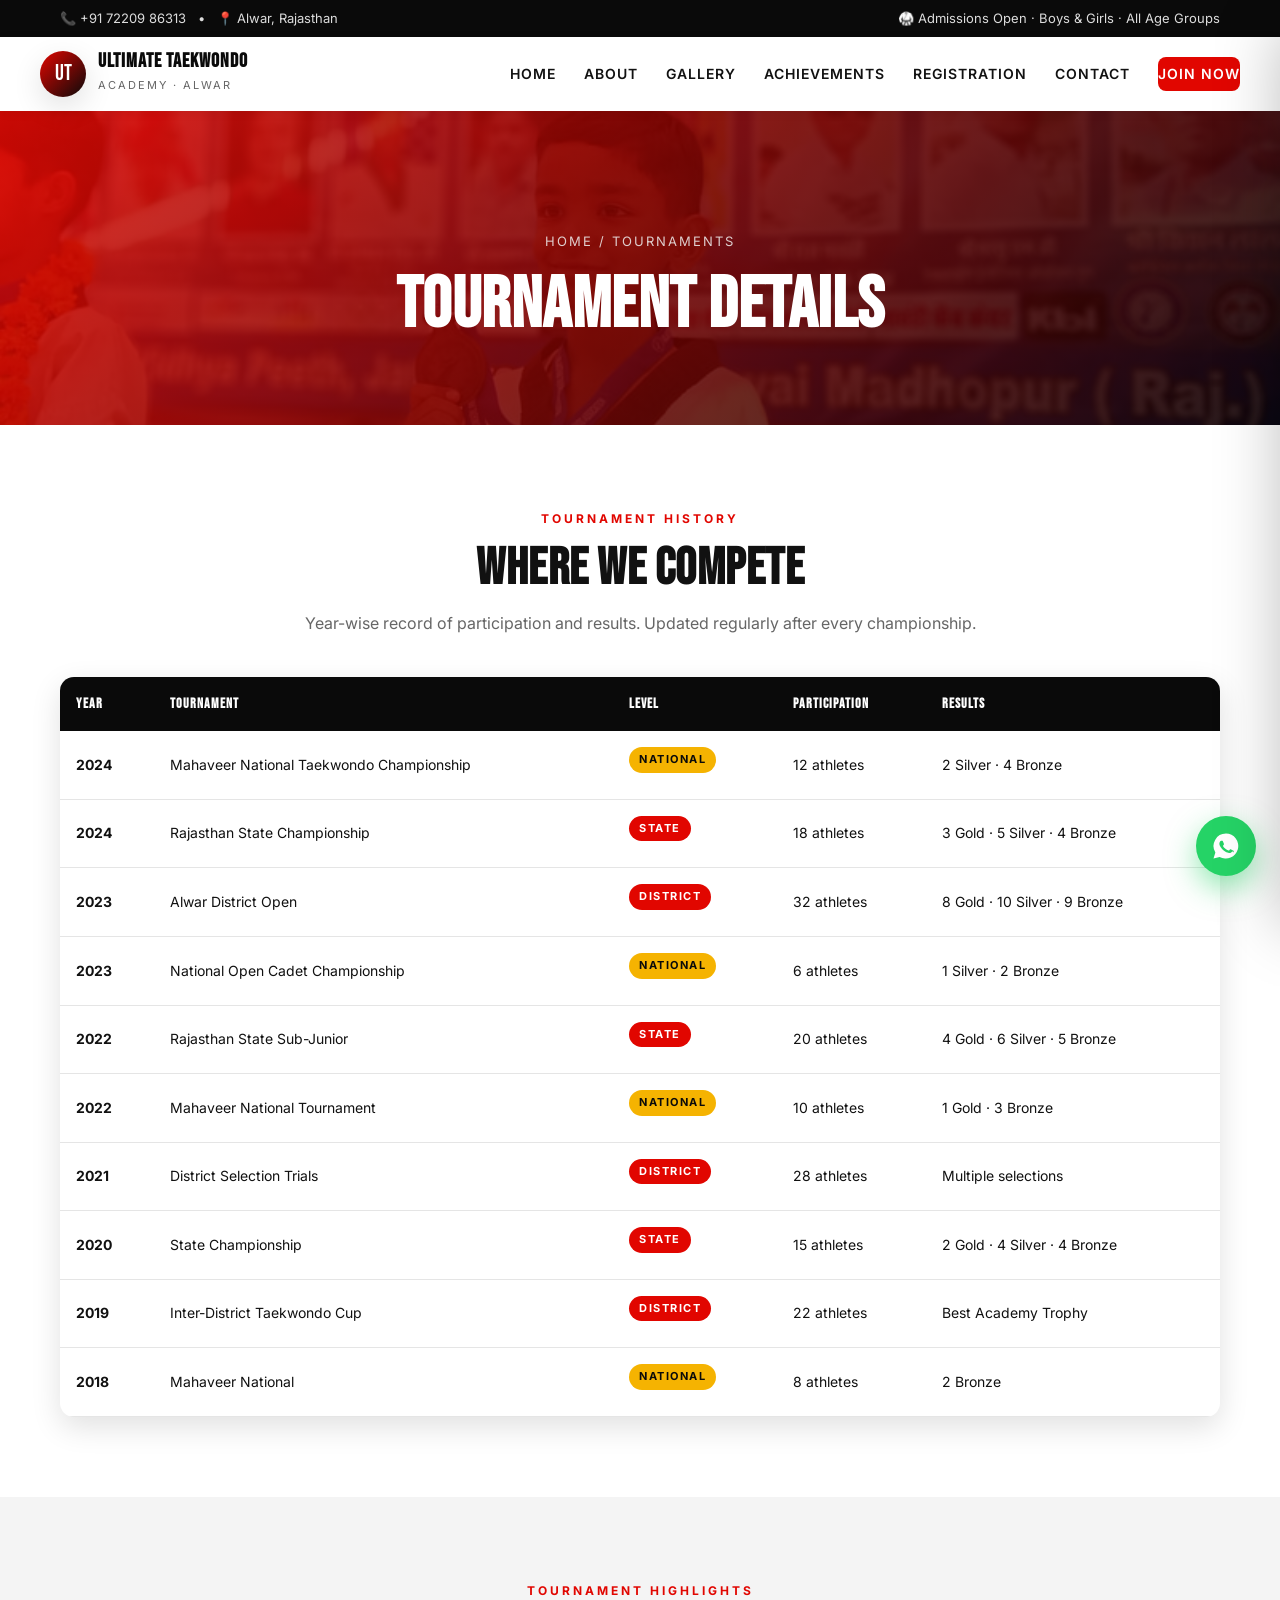
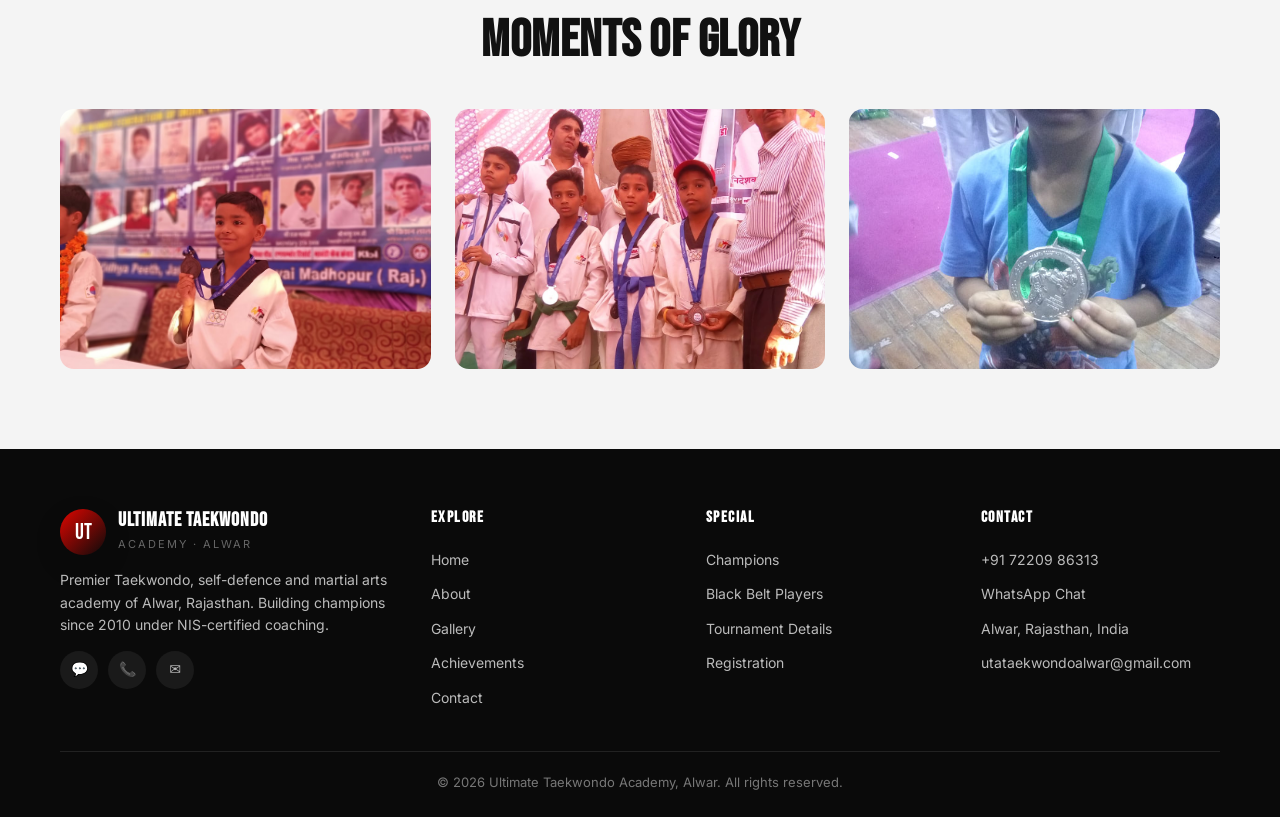
<file: tournaments.html>
<!doctype html>
<html lang="en">
<head>
<meta charset="utf-8" />
<meta name="viewport" content="width=device-width,initial-scale=1" />
<title>Tournament Details | Ultimate Taekwondo Academy, Alwar</title>
<meta name="description" content="Tournament history, participation and results of Ultimate Taekwondo Academy, Alwar — National, State and District championships." />
<meta property="og:title" content="Tournament Details | Ultimate Taekwondo Academy, Alwar" />
<meta property="og:description" content="Tournament history, participation and results of Ultimate Taekwondo Academy, Alwar — National, State and District championships." />
<meta property="og:image" content="images/group-2025-a.jpg" />
<link rel="canonical" href="./tournaments.html" />
<link rel="preconnect" href="https://fonts.googleapis.com">
<link rel="preconnect" href="https://fonts.gstatic.com" crossorigin>
<link href="https://fonts.googleapis.com/css2?family=Bebas+Neue&family=Inter:wght@400;500;600;700;800&display=swap" rel="stylesheet">
<link rel="stylesheet" href="css/styles.css" />
</head>
<body>
<div class="topbar"><div class="container"><div>📞 <a href="tel:+917220986313">+91 72209 86313</a> &nbsp; • &nbsp; 📍 Alwar, Rajasthan</div><div>🥋 Admissions Open · Boys &amp; Girls · All Age Groups</div></div></div>
<header class="header"><div class="container nav">
  <a href="index.html" class="brand"><div class="brand-mark">UT</div><div class="brand-text"><strong>Ultimate Taekwondo</strong><span>Academy · Alwar</span></div></a>
  <nav class="nav-links">
    <a href="index.html">Home</a><a href="about.html">About</a><a href="gallery.html">Gallery</a>
    <a href="achievements.html">Achievements</a><a href="registration.html">Registration</a><a href="contact.html">Contact</a>
    <a href="registration.html" class="nav-cta">Join Now</a>
  </nav>
  <button class="hamburger" id="hamburger" aria-label="Menu"><span></span><span></span><span></span></button>
</div></header>
<div class="scrim" id="scrim"></div>
<aside class="drawer" id="drawer">
  <a href="index.html">Home</a><a href="about.html">About</a><a href="gallery.html">Gallery</a>
  <a href="achievements.html">Achievements</a><a href="registration.html">Registration</a><a href="contact.html">Contact</a>
  <div class="group-title">Special Sections</div>
  <a href="champions.html" class="pill"><span class="ico">🏆</span>Champions</a>
  <a href="black-belts.html" class="pill"><span class="ico">🥋</span>Black Belt Players</a>
  <a href="tournaments.html" class="pill"><span class="ico">🏅</span>Tournament Details</a>
  <div class="group-title">Quick Actions</div>
  <a href="https://wa.me/917220986313" class="pill" target="_blank"><span class="ico">💬</span>WhatsApp</a>
  <a href="tel:+917220986313" class="pill"><span class="ico">📞</span>Call Now</a>
</aside>
<section class="page-hero"><div class="container">
      <div class="crumb"><a href="index.html">Home</a> / Tournaments</div>
      <h1 style="margin-top:14px">Tournament Details</h1>
    </div></section>
<section class="section"><div class="container">
  <div class="center reveal"><span class="eyebrow">Tournament History</span><h2 class="section-title">Where We Compete</h2>
    <p class="section-sub">Year-wise record of participation and results. Updated regularly after every championship.</p>
  </div>
  <div class="table-wrap reveal" style="margin-top:40px"><table class="tourny">
    <thead><tr><th>Year</th><th>Tournament</th><th>Level</th><th>Participation</th><th>Results</th></tr></thead>
    <tbody><tr><td><strong>2024</strong></td><td>Mahaveer National Taekwondo Championship</td><td><span class='badge badge-gold'>National</span></td><td>12 athletes</td><td>2 Silver · 4 Bronze</td></tr>
<tr><td><strong>2024</strong></td><td>Rajasthan State Championship</td><td><span class='badge '>State</span></td><td>18 athletes</td><td>3 Gold · 5 Silver · 4 Bronze</td></tr>
<tr><td><strong>2023</strong></td><td>Alwar District Open</td><td><span class='badge '>District</span></td><td>32 athletes</td><td>8 Gold · 10 Silver · 9 Bronze</td></tr>
<tr><td><strong>2023</strong></td><td>National Open Cadet Championship</td><td><span class='badge badge-gold'>National</span></td><td>6 athletes</td><td>1 Silver · 2 Bronze</td></tr>
<tr><td><strong>2022</strong></td><td>Rajasthan State Sub-Junior</td><td><span class='badge '>State</span></td><td>20 athletes</td><td>4 Gold · 6 Silver · 5 Bronze</td></tr>
<tr><td><strong>2022</strong></td><td>Mahaveer National Tournament</td><td><span class='badge badge-gold'>National</span></td><td>10 athletes</td><td>1 Gold · 3 Bronze</td></tr>
<tr><td><strong>2021</strong></td><td>District Selection Trials</td><td><span class='badge '>District</span></td><td>28 athletes</td><td>Multiple selections</td></tr>
<tr><td><strong>2020</strong></td><td>State Championship</td><td><span class='badge '>State</span></td><td>15 athletes</td><td>2 Gold · 4 Silver · 4 Bronze</td></tr>
<tr><td><strong>2019</strong></td><td>Inter-District Taekwondo Cup</td><td><span class='badge '>District</span></td><td>22 athletes</td><td>Best Academy Trophy</td></tr>
<tr><td><strong>2018</strong></td><td>Mahaveer National</td><td><span class='badge badge-gold'>National</span></td><td>8 athletes</td><td>2 Bronze</td></tr></tbody>
  </table></div>
</div></section>
<section class="section section-gray"><div class="container">
  <div class="center reveal"><span class="eyebrow">Tournament Highlights</span><h2 class="section-title">Moments of Glory</h2></div>
  <div class="grid grid-3" style="margin-top:40px">
    <img src="images/tournament-2018-a.jpg" alt="Tournament" style="border-radius:14px;height:260px;object-fit:cover;width:100%" loading="lazy">
    <img src="images/tournament-2018-b.jpg" alt="Tournament" style="border-radius:14px;height:260px;object-fit:cover;width:100%" loading="lazy">
    <img src="images/medalist-2018-a.jpg" alt="Medalists" style="border-radius:14px;height:260px;object-fit:cover;width:100%" loading="lazy">
  </div>
</div></section>

<footer class="footer"><div class="container">
  <div class="footer-grid">
    <div>
      <div class="brand" style="margin-bottom:14px"><div class="brand-mark">UT</div><div class="brand-text"><strong style="color:#fff">Ultimate Taekwondo</strong><span>Academy · Alwar</span></div></div>
      <p style="font-size:14px">Premier Taekwondo, self-defence and martial arts academy of Alwar, Rajasthan. Building champions since 2010 under NIS-certified coaching.</p>
      <div class="social"><a href="https://wa.me/917220986313" target="_blank">💬</a><a href="tel:+917220986313">📞</a><a href="mailto:utataekwondoalwar@gmail.com">✉️</a></div>
    </div>
    <div><h4>Explore</h4><a href="index.html">Home</a><a href="about.html">About</a><a href="gallery.html">Gallery</a><a href="achievements.html">Achievements</a><a href="contact.html">Contact</a></div>
    <div><h4>Special</h4><a href="champions.html">Champions</a><a href="black-belts.html">Black Belt Players</a><a href="tournaments.html">Tournament Details</a><a href="registration.html">Registration</a></div>
    <div><h4>Contact</h4><a href="tel:+917220986313">+91 72209 86313</a><a href="https://wa.me/917220986313" target="_blank">WhatsApp Chat</a><a>Alwar, Rajasthan, India</a><a href="mailto:utataekwondoalwar@gmail.com">utataekwondoalwar@gmail.com</a></div>
  </div>
  <div class="footer-bottom">© <span id="yr"></span> Ultimate Taekwondo Academy, Alwar. All rights reserved.</div>
</div></footer>
<a href="https://wa.me/917220986313" target="_blank" class="wa-float" aria-label="WhatsApp">
  <svg viewBox="0 0 24 24"><path d="M12 2a10 10 0 0 0-8.5 15.2L2 22l4.9-1.3A10 10 0 1 0 12 2zm5.1 14.2c-.2.6-1.2 1.2-1.7 1.3-.4.1-1 .1-1.6-.1-.4-.1-.9-.3-1.5-.5-2.7-1.2-4.4-3.9-4.5-4-.1-.2-1.1-1.4-1.1-2.7s.7-1.9 1-2.2c.2-.2.5-.3.7-.3h.5c.2 0 .4 0 .6.5l.8 2c.1.2.1.4 0 .6l-.3.5-.3.3c-.1.1-.2.3 0 .5.2.4.9 1.3 1.8 2.1 1.2.9 2.1 1.2 2.5 1.4.2.1.4.1.5-.1l.6-.8c.2-.2.4-.2.6-.1l1.9.9c.3.1.4.2.5.3.1.2.1.7-.1 1.3z"/></svg>
</a>
<div class="lightbox" id="lightbox"><button class="lightbox-close">×</button><img id="lightbox-img" alt=""/></div>
<script>document.getElementById('yr').textContent=new Date().getFullYear();</script>
<script src="js/main.js" defer></script>
</body></html>
</file>
<file: css/styles.css>
/* Ultimate Taekwondo Academy, Alwar — Premium static site */
:root{
  --black:#0a0a0a; --ink:#111; --white:#fff; --red:#e10600; --red-dark:#b30500;
  --gold:#f5b301; --gray:#f4f4f4; --gray-2:#e5e5e5; --muted:#666;
  --shadow:0 10px 30px rgba(0,0,0,.12); --shadow-lg:0 25px 60px rgba(0,0,0,.25);
  --radius:14px; --container:1200px;
  --font-display:'Bebas Neue','Oswald',Impact,sans-serif;
  --font-body:'Inter','Segoe UI',Roboto,system-ui,sans-serif;
}
*{box-sizing:border-box;margin:0;padding:0}
html{scroll-behavior:smooth}
body{font-family:var(--font-body);color:var(--ink);background:var(--white);line-height:1.6;-webkit-font-smoothing:antialiased}
img{max-width:100%;display:block}
a{color:inherit;text-decoration:none}
.container{max-width:var(--container);margin:0 auto;padding:0 20px}
h1,h2,h3,h4{font-family:var(--font-display);letter-spacing:.5px;line-height:1.1;font-weight:700}
.section{padding:80px 0}
.section-dark{background:var(--black);color:var(--white)}
.section-gray{background:var(--gray)}
.eyebrow{display:inline-block;color:var(--red);font-weight:700;text-transform:uppercase;letter-spacing:3px;font-size:12px;margin-bottom:12px}
.section-title{font-size:clamp(32px,5vw,52px);text-transform:uppercase}
.section-sub{color:var(--muted);max-width:680px;margin:14px auto 0;text-align:center}
.center{text-align:center}

/* ===== Header ===== */
.topbar{background:var(--black);color:#ddd;font-size:13px;padding:8px 0}
.topbar .container{display:flex;justify-content:space-between;flex-wrap:wrap;gap:10px}
.topbar a:hover{color:var(--red)}
.header{position:sticky;top:0;z-index:90;background:rgba(255,255,255,.96);backdrop-filter:blur(10px);box-shadow:0 2px 10px rgba(0,0,0,.06)}
.nav{display:flex;align-items:center;justify-content:space-between;padding:14px 0}
.brand{display:flex;align-items:center;gap:12px}
.brand-mark{width:46px;height:46px;border-radius:50%;background:linear-gradient(135deg,var(--red),var(--black));display:grid;place-items:center;color:#fff;font-family:var(--font-display);font-size:22px;box-shadow:var(--shadow)}
.brand-text strong{font-family:var(--font-display);font-size:20px;letter-spacing:1px;color:var(--black);display:block;line-height:1}
.brand-text span{font-size:11px;color:var(--muted);letter-spacing:2px;text-transform:uppercase}
.nav-links{display:flex;align-items:center;gap:28px}
.nav-links a{font-weight:600;font-size:14px;text-transform:uppercase;letter-spacing:1px;position:relative;padding:6px 0;transition:color .2s}
.nav-links a::after{content:"";position:absolute;left:0;bottom:0;width:0;height:2px;background:var(--red);transition:width .25s}
.nav-links a:hover,.nav-links a.active{color:var(--red)}
.nav-links a:hover::after,.nav-links a.active::after{width:100%}
.nav-cta{background:var(--red);color:#fff!important;padding:10px 18px;border-radius:8px}
.nav-cta::after{display:none}
.nav-cta:hover{background:var(--red-dark)}
.hamburger{display:none;background:none;border:0;width:42px;height:42px;cursor:pointer;flex-direction:column;justify-content:center;align-items:center;gap:5px}
.hamburger span{width:24px;height:3px;background:var(--black);border-radius:2px;transition:.3s}
.hamburger.open span:nth-child(1){transform:translateY(8px) rotate(45deg)}
.hamburger.open span:nth-child(2){opacity:0}
.hamburger.open span:nth-child(3){transform:translateY(-8px) rotate(-45deg)}

/* Mobile drawer */
.drawer{position:fixed;inset:0 0 0 auto;width:min(86%,360px);background:var(--black);color:#fff;transform:translateX(100%);transition:transform .35s ease;z-index:100;padding:80px 24px 30px;overflow-y:auto;box-shadow:var(--shadow-lg)}
.drawer.open{transform:translateX(0)}
.drawer a{display:block;padding:14px 0;border-bottom:1px solid #222;font-weight:600;text-transform:uppercase;letter-spacing:1.5px;font-size:14px}
.drawer a:hover{color:var(--red)}
.drawer .group-title{color:var(--gold);font-size:11px;letter-spacing:3px;margin-top:24px;text-transform:uppercase}
.drawer .pill{display:flex;align-items:center;gap:10px;background:#1a1a1a;border:1px solid #2a2a2a;border-radius:10px;padding:14px;margin-top:10px;border-bottom:none;transition:.2s}
.drawer .pill:hover{background:var(--red);border-color:var(--red)}
.drawer .pill .ico{width:34px;height:34px;border-radius:8px;background:var(--red);display:grid;place-items:center;flex:0 0 34px}
.drawer .pill .ico svg{width:18px;height:18px;fill:#fff}
.scrim{position:fixed;inset:0;background:rgba(0,0,0,.55);opacity:0;pointer-events:none;transition:opacity .3s;z-index:99}
.scrim.open{opacity:1;pointer-events:auto}

/* ===== Hero ===== */
.hero{position:relative;min-height:92vh;display:grid;align-items:center;color:#fff;overflow:hidden;background:#000}
.hero::before{content:"";position:absolute;inset:0;background:url('../images/group-2025-a.jpg') center/cover no-repeat;filter:brightness(.45) saturate(1.1);transform:scale(1.05);animation:zoom 18s ease-in-out infinite alternate}
.hero::after{content:"";position:absolute;inset:0;background:linear-gradient(135deg,rgba(225,6,0,.35),rgba(0,0,0,.85))}
@keyframes zoom{to{transform:scale(1.15)}}
.hero .container{position:relative;z-index:2;padding:120px 20px}
.hero-tag{display:inline-flex;align-items:center;gap:8px;background:rgba(225,6,0,.85);padding:8px 16px;border-radius:50px;font-size:12px;font-weight:700;letter-spacing:2px;text-transform:uppercase;animation:fadeUp .8s ease both}
.hero h1{font-size:clamp(44px,8vw,96px);text-transform:uppercase;margin:18px 0;animation:fadeUp .9s .1s ease both}
.hero h1 span{color:var(--red);display:block}
.hero p.lead{font-size:clamp(16px,2vw,20px);max-width:640px;opacity:.95;animation:fadeUp 1s .2s ease both}
.hero-cta{display:flex;flex-wrap:wrap;gap:14px;margin-top:32px;animation:fadeUp 1.1s .3s ease both}
.btn{display:inline-flex;align-items:center;gap:10px;padding:14px 26px;border-radius:10px;font-weight:700;text-transform:uppercase;letter-spacing:1.5px;font-size:14px;transition:transform .2s,box-shadow .2s,background .2s;border:0;cursor:pointer}
.btn-primary{background:var(--red);color:#fff;box-shadow:0 10px 30px rgba(225,6,0,.45)}
.btn-primary:hover{background:var(--red-dark);transform:translateY(-2px)}
.btn-ghost{background:rgba(255,255,255,.1);color:#fff;border:2px solid #fff}
.btn-ghost:hover{background:#fff;color:var(--black)}
.btn-wa{background:#25D366;color:#fff}
.btn-wa:hover{background:#1ebe5b}
.btn-dark{background:var(--black);color:#fff}
.btn-dark:hover{background:#222}
@keyframes fadeUp{from{opacity:0;transform:translateY(24px)}to{opacity:1;transform:none}}

/* ===== Stats ===== */
.stats{background:var(--black);color:#fff;padding:40px 0}
.stats-grid{display:grid;grid-template-columns:repeat(5,1fr);gap:20px;text-align:center}
.stat-num{font-family:var(--font-display);font-size:clamp(36px,5vw,56px);color:var(--red);line-height:1}
.stat-label{font-size:12px;letter-spacing:2px;text-transform:uppercase;color:#bbb;margin-top:8px}

/* ===== Cards ===== */
.grid{display:grid;gap:24px}
.grid-3{grid-template-columns:repeat(3,1fr)}
.grid-2{grid-template-columns:repeat(2,1fr)}
.grid-4{grid-template-columns:repeat(4,1fr)}
.card{background:#fff;border-radius:var(--radius);box-shadow:var(--shadow);overflow:hidden;transition:transform .3s,box-shadow .3s}
.card:hover{transform:translateY(-6px);box-shadow:var(--shadow-lg)}
.card-img{aspect-ratio:4/3;object-fit:cover;width:100%}
.card-body{padding:22px}
.card h3{font-size:22px;margin-bottom:8px;text-transform:uppercase}
.card p{color:var(--muted);font-size:15px}
.badge{display:inline-block;background:var(--red);color:#fff;font-size:11px;font-weight:700;padding:4px 10px;border-radius:50px;letter-spacing:1.5px;text-transform:uppercase;margin-bottom:10px}
.badge-gold{background:var(--gold);color:var(--black)}

/* Feature cards */
.feature{padding:32px 24px;background:#fff;border-radius:var(--radius);text-align:center;transition:.3s;border:1px solid var(--gray-2)}
.feature:hover{border-color:var(--red);transform:translateY(-4px);box-shadow:var(--shadow)}
.feature .ico{width:64px;height:64px;border-radius:50%;background:linear-gradient(135deg,var(--red),var(--red-dark));margin:0 auto 18px;display:grid;place-items:center;color:#fff;font-size:28px}

/* Coach */
.coach{display:grid;grid-template-columns:1fr 1.2fr;gap:50px;align-items:center}
.coach-photo{position:relative;border-radius:var(--radius);overflow:hidden;box-shadow:var(--shadow-lg)}
.coach-photo::before{content:"";position:absolute;inset:0;background:linear-gradient(to top,rgba(0,0,0,.45),transparent 50%);z-index:1}
.coach-photo img{aspect-ratio:4/5;object-fit:cover}
.coach h2{font-size:clamp(34px,5vw,48px);text-transform:uppercase}
.creds{display:flex;flex-wrap:wrap;gap:10px;margin:18px 0 24px}
.cred{background:#fff;border:1px solid var(--gray-2);padding:8px 14px;border-radius:50px;font-size:13px;font-weight:600}
.cred.red{background:var(--red);color:#fff;border-color:var(--red)}

/* Achievements */
.achv-card{background:#fff;border-radius:var(--radius);padding:30px;border-left:5px solid var(--red);box-shadow:var(--shadow);transition:.3s}
.achv-card:hover{transform:translateY(-4px)}
.achv-card .medal{font-size:36px;color:var(--gold);margin-bottom:10px}
.achv-card h3{font-size:20px;margin-bottom:6px}

/* Gallery */
.gallery{column-count:3;column-gap:18px}
.gallery img{width:100%;border-radius:12px;margin-bottom:18px;cursor:pointer;transition:transform .3s,filter .3s;break-inside:avoid}
.gallery img:hover{transform:scale(1.02);filter:brightness(1.1)}
.filters{display:flex;justify-content:center;flex-wrap:wrap;gap:10px;margin-bottom:30px}
.filter-btn{background:#fff;border:2px solid var(--gray-2);padding:8px 18px;border-radius:50px;font-weight:600;cursor:pointer;transition:.2s;font-size:13px;text-transform:uppercase;letter-spacing:1px}
.filter-btn.active,.filter-btn:hover{background:var(--red);color:#fff;border-color:var(--red)}

/* Lightbox */
.lightbox{position:fixed;inset:0;background:rgba(0,0,0,.92);display:none;align-items:center;justify-content:center;z-index:200;padding:20px}
.lightbox.open{display:flex}
.lightbox img{max-width:95%;max-height:90vh;border-radius:8px}
.lightbox-close{position:absolute;top:20px;right:24px;background:none;border:0;color:#fff;font-size:36px;cursor:pointer}

/* Forms */
.form-card{background:#fff;border-radius:var(--radius);padding:36px;box-shadow:var(--shadow);max-width:680px;margin:0 auto}
.form-row{display:grid;grid-template-columns:1fr 1fr;gap:16px}
.field{margin-bottom:16px}
.field label{display:block;font-weight:600;font-size:13px;margin-bottom:6px;text-transform:uppercase;letter-spacing:1px}
.field input,.field select,.field textarea{width:100%;padding:14px 16px;border:1px solid var(--gray-2);border-radius:10px;font-family:inherit;font-size:15px;transition:.2s}
.field input:focus,.field select:focus,.field textarea:focus{border-color:var(--red);outline:none;box-shadow:0 0 0 3px rgba(225,6,0,.12)}

/* Testimonials */
.testimonial{background:#fff;padding:30px;border-radius:var(--radius);box-shadow:var(--shadow);position:relative}
.testimonial::before{content:"\201C";position:absolute;top:-10px;left:20px;font-size:90px;color:var(--red);font-family:Georgia;line-height:1}
.testimonial p{font-style:italic;color:#333;margin-bottom:18px;position:relative;z-index:1}
.testimonial .who{display:flex;align-items:center;gap:12px}
.testimonial .who .av{width:46px;height:46px;border-radius:50%;background:linear-gradient(135deg,var(--red),var(--black));color:#fff;display:grid;place-items:center;font-weight:700}

/* News */
.news-card{background:#fff;border-radius:var(--radius);overflow:hidden;box-shadow:var(--shadow);transition:.3s}
.news-card:hover{transform:translateY(-4px);box-shadow:var(--shadow-lg)}
.news-card img{aspect-ratio:16/10;object-fit:cover}
.news-card .body{padding:22px}
.news-card .date{font-size:12px;color:var(--red);font-weight:700;letter-spacing:2px;text-transform:uppercase}

/* Champion / Black belt grid */
.champ{background:#fff;border-radius:var(--radius);text-align:center;padding:24px;box-shadow:var(--shadow);transition:.3s;border-top:4px solid var(--red)}
.champ:hover{transform:translateY(-6px)}
.champ .av{width:96px;height:96px;border-radius:50%;background:linear-gradient(135deg,var(--red),var(--black));color:#fff;display:grid;place-items:center;font-family:var(--font-display);font-size:36px;margin:0 auto 14px;box-shadow:var(--shadow)}
.champ h4{font-size:18px;text-transform:uppercase}
.champ .belt{display:inline-block;padding:4px 12px;border-radius:50px;font-size:11px;font-weight:700;letter-spacing:1.5px;margin-top:8px;background:var(--black);color:#fff;text-transform:uppercase}
.champ .belt.gold{background:var(--gold);color:#000}

/* Tournament table */
.table-wrap{overflow-x:auto;background:#fff;border-radius:var(--radius);box-shadow:var(--shadow)}
table.tourny{width:100%;border-collapse:collapse;min-width:600px}
.tourny th{background:var(--black);color:#fff;text-align:left;padding:16px;font-family:var(--font-display);letter-spacing:1px;font-size:14px}
.tourny td{padding:16px;border-bottom:1px solid var(--gray-2);font-size:14px}
.tourny tr:hover td{background:#fafafa}

/* Footer */
.footer{background:#0a0a0a;color:#bbb;padding:60px 0 24px}
.footer-grid{display:grid;grid-template-columns:1.4fr 1fr 1fr 1fr;gap:36px;margin-bottom:36px}
.footer h4{color:#fff;font-size:16px;margin-bottom:16px;text-transform:uppercase;letter-spacing:1.5px}
.footer a{display:block;padding:6px 0;color:#bbb;font-size:14px;transition:.2s}
.footer a:hover{color:var(--red)}
.footer .social{display:flex;gap:10px;margin-top:14px}
.footer .social a{width:38px;height:38px;border-radius:50%;background:#1a1a1a;display:grid;place-items:center;padding:0}
.footer .social a:hover{background:var(--red);color:#fff}
.footer-bottom{border-top:1px solid #222;padding-top:20px;text-align:center;font-size:13px;color:#777}

/* Floating WhatsApp */
.wa-float{position:fixed;bottom:24px;right:24px;width:60px;height:60px;border-radius:50%;background:#25D366;color:#fff;display:grid;place-items:center;box-shadow:0 12px 30px rgba(37,211,102,.5);z-index:80;transition:.3s;animation:pulse 2s infinite}
.wa-float:hover{transform:scale(1.1)}
.wa-float svg{width:30px;height:30px;fill:#fff}
@keyframes pulse{0%{box-shadow:0 0 0 0 rgba(37,211,102,.55)}70%{box-shadow:0 0 0 18px rgba(37,211,102,0)}100%{box-shadow:0 0 0 0 rgba(37,211,102,0)}}

/* Page hero (for inner pages) */
.page-hero{background:linear-gradient(135deg,rgba(225,6,0,.85),rgba(0,0,0,.85)),url('../images/tournament-2018-a.jpg') center/cover;color:#fff;padding:120px 0 80px;text-align:center}
.page-hero h1{font-size:clamp(40px,7vw,72px);text-transform:uppercase}
.crumb{font-size:13px;letter-spacing:2px;text-transform:uppercase;color:#f0f0f0;opacity:.85}
.crumb a:hover{color:var(--gold)}

/* Reveal on scroll */
.reveal{opacity:0;transform:translateY(28px);transition:opacity .8s ease,transform .8s ease}
.reveal.in{opacity:1;transform:none}

/* ===== Responsive ===== */
@media (max-width: 980px){
  .grid-3,.grid-4{grid-template-columns:repeat(2,1fr)}
  .coach{grid-template-columns:1fr}
  .footer-grid{grid-template-columns:1fr 1fr}
  .stats-grid{grid-template-columns:repeat(3,1fr)}
  .gallery{column-count:2}
}
@media (max-width: 720px){
  .nav-links{display:none}
  .hamburger{display:flex}
  .section{padding:60px 0}
  .grid-2,.grid-3,.grid-4{grid-template-columns:1fr}
  .stats-grid{grid-template-columns:repeat(2,1fr)}
  .form-row{grid-template-columns:1fr}
  .gallery{column-count:1}
  .footer-grid{grid-template-columns:1fr;gap:24px}
  .hero{min-height:auto}
  .hero .container{padding:90px 20px}
  .topbar .container{justify-content:center;text-align:center}
}
</file>
